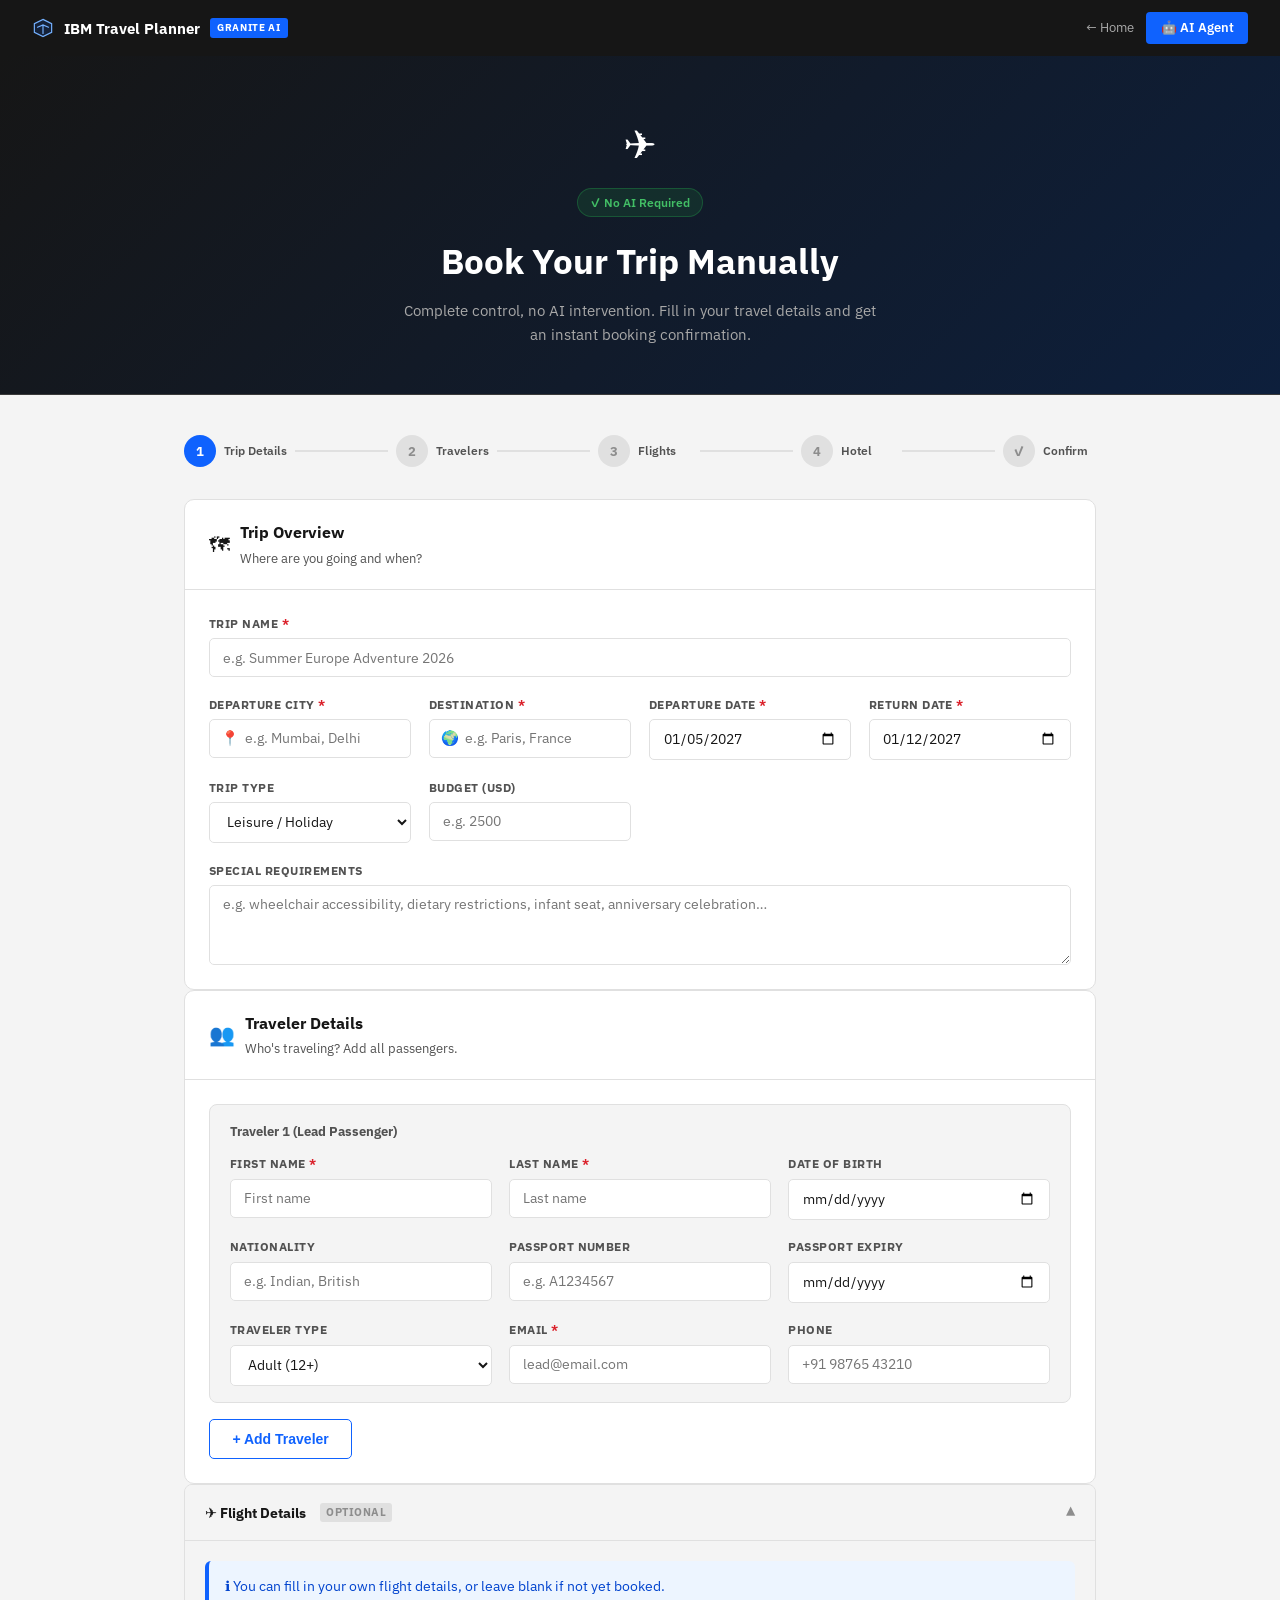
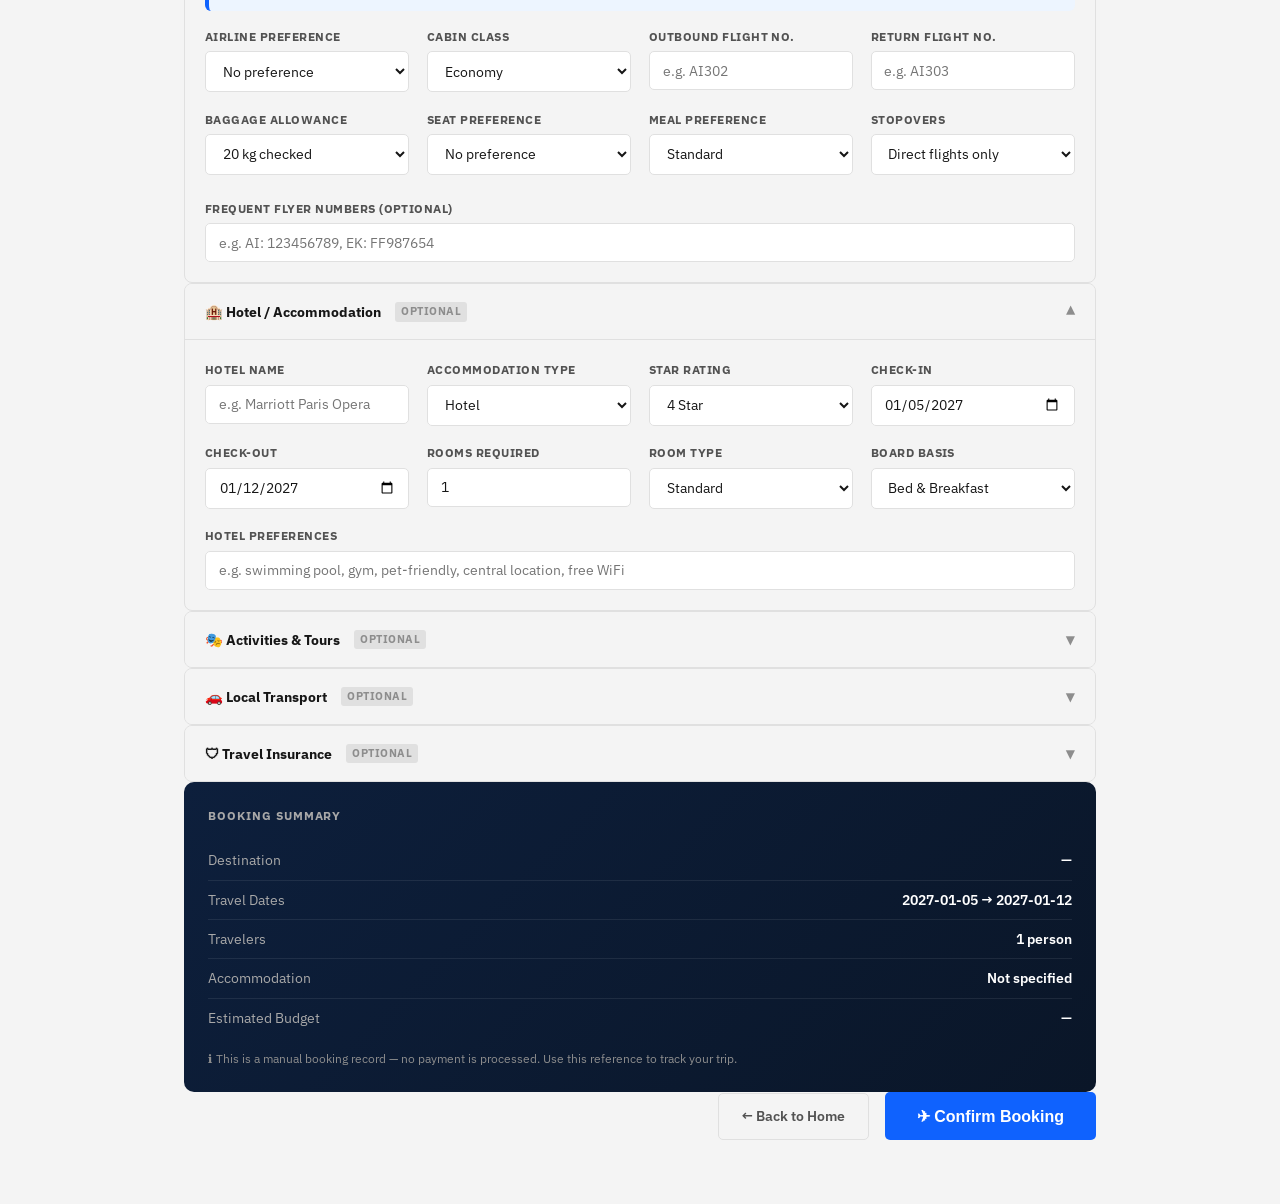
<file: templates/book.html>
<!DOCTYPE html>
<html lang="en">
<head>
  <meta charset="UTF-8" />
  <meta name="viewport" content="width=device-width, initial-scale=1.0" />
  <title>Book a Trip — {{ app_name }}</title>
  <link rel="preconnect" href="https://fonts.googleapis.com">
  <link href="https://fonts.googleapis.com/css2?family=IBM+Plex+Sans:wght@300;400;500;600;700&family=IBM+Plex+Mono:wght@400;600&display=swap" rel="stylesheet">
  <style>
    *, *::before, *::after { box-sizing: border-box; margin: 0; padding: 0; }
    :root {
      --blue: #0f62fe; --blue-dark: #0043ce;
      --teal: #009d9a; --green: #24a148; --red: #da1e28; --yellow: #f1c21b;
      --dark: #161616; --dark-2: #262626; --dark-3: #393939;
      --gray-10: #f4f4f4; --gray-20: #e0e0e0; --gray-60: #8d8d8d; --gray-70: #525252;
      --white: #fff;
    }
    html { scroll-behavior: smooth; }
    body { font-family: 'IBM Plex Sans', system-ui, sans-serif; background: var(--gray-10); color: var(--dark); line-height: 1.6; min-height: 100vh; }

    /* ── NAV ── */
    .nav { background: var(--dark); height: 56px; display: flex; align-items: center; justify-content: space-between; padding: 0 2rem; position: sticky; top: 0; z-index: 100; }
    .nav-brand { display: flex; align-items: center; gap: 10px; color: white; text-decoration: none; font-weight: 700; font-size: 0.95rem; }
    .nav-pill { background: var(--blue); color: white; font-size: 0.6rem; font-weight: 800; padding: 2px 7px; border-radius: 3px; letter-spacing: 0.07em; text-transform: uppercase; }
    .nav-right { display: flex; align-items: center; gap: 0.75rem; }
    .nav-right a { color: #a8a8a8; text-decoration: none; font-size: 0.8rem; transition: color 0.15s; }
    .nav-right a:hover { color: white; }
    .nav-right .nav-app { background: var(--blue); color: white !important; padding: 0.35rem 0.9rem; border-radius: 4px; font-weight: 600; }
    .nav-right .nav-app:hover { background: var(--blue-dark); }

    /* ── PAGE HEADER ── */
    .page-hero {
      background: linear-gradient(135deg, var(--dark) 0%, #0d1f3c 100%);
      padding: 3.5rem 2rem 3rem; text-align: center; color: white;
      border-bottom: 1px solid var(--dark-3);
    }
    .page-hero-icon { font-size: 2.5rem; margin-bottom: 0.75rem; }
    .page-hero h1 { font-size: clamp(1.6rem, 3vw, 2.2rem); font-weight: 700; margin-bottom: 0.5rem; }
    .page-hero p { font-size: 0.95rem; color: #a8a8a8; max-width: 480px; margin: 0 auto; }
    .no-ai-badge {
      display: inline-flex; align-items: center; gap: 6px;
      background: rgba(36,161,72,0.15); border: 1px solid rgba(36,161,72,0.35);
      color: #42be65; padding: 4px 12px; border-radius: 20px;
      font-size: 0.75rem; font-weight: 600; margin-bottom: 1rem;
    }

    /* ── LAYOUT ── */
    .booking-layout { max-width: 960px; margin: 0 auto; padding: 2.5rem 1.5rem 4rem; display: flex; flex-direction: column; gap: 1.5rem; }

    /* ── STEP INDICATOR ── */
    .steps { display: flex; align-items: center; gap: 0; margin-bottom: 0.5rem; }
    .step-item { display: flex; align-items: center; gap: 8px; flex: 1; }
    .step-circle { width: 32px; height: 32px; border-radius: 50%; display: flex; align-items: center; justify-content: center; font-size: 0.82rem; font-weight: 700; flex-shrink: 0; transition: all 0.3s; }
    .step-circle.active { background: var(--blue); color: white; }
    .step-circle.done { background: var(--green); color: white; }
    .step-circle.inactive { background: var(--gray-20); color: var(--gray-60); }
    .step-label { font-size: 0.78rem; font-weight: 600; color: var(--gray-70); white-space: nowrap; }
    .step-line { height: 2px; flex: 1; background: var(--gray-20); margin: 0 8px; }
    .step-line.done { background: var(--green); }
    @media (max-width: 600px) { .step-label { display: none; } }

    /* ── CARD ── */
    .form-card { background: white; border-radius: 10px; border: 1px solid var(--gray-20); overflow: hidden; }
    .form-card-header { padding: 1.25rem 1.5rem; border-bottom: 1px solid var(--gray-20); display: flex; align-items: center; gap: 10px; }
    .form-card-header .icon { font-size: 1.3rem; }
    .form-card-header h2 { font-size: 1rem; font-weight: 700; }
    .form-card-header p { font-size: 0.82rem; color: var(--gray-70); margin-top: 2px; }
    .form-card-body { padding: 1.5rem; }

    /* ── FORM ELEMENTS ── */
    .fgrid { display: grid; grid-template-columns: repeat(auto-fill, minmax(200px, 1fr)); gap: 1.1rem; }
    .fgrid-2 { display: grid; grid-template-columns: 1fr 1fr; gap: 1.1rem; }
    @media (max-width: 600px) { .fgrid-2 { grid-template-columns: 1fr; } }
    .fg { display: flex; flex-direction: column; gap: 5px; }
    .fg.full { grid-column: 1 / -1; }
    label { font-size: 0.75rem; font-weight: 700; color: var(--gray-70); text-transform: uppercase; letter-spacing: 0.04em; }
    .req { color: var(--red); }
    input, select, textarea {
      border: 1px solid var(--gray-20); border-radius: 5px; padding: 0.6rem 0.8rem;
      font-size: 0.875rem; font-family: inherit; background: white; color: var(--dark);
      transition: border-color 0.15s, box-shadow 0.15s; width: 100%;
    }
    input:focus, select:focus, textarea:focus { outline: none; border-color: var(--blue); box-shadow: 0 0 0 3px rgba(15,98,254,0.12); }
    textarea { resize: vertical; min-height: 80px; }
    .input-icon-wrap { position: relative; }
    .input-icon-wrap .icon { position: absolute; left: 0.75rem; top: 50%; transform: translateY(-50%); font-size: 0.9rem; pointer-events: none; }
    .input-icon-wrap input { padding-left: 2.2rem; }

    /* ── TRAVELER ROW ── */
    .traveler-list { display: flex; flex-direction: column; gap: 1rem; }
    .traveler-row {
      background: var(--gray-10); border-radius: 8px; padding: 1rem 1.25rem;
      border: 1px solid var(--gray-20); position: relative;
    }
    .traveler-row-header { display: flex; align-items: center; justify-content: space-between; margin-bottom: 0.75rem; }
    .traveler-row-title { font-size: 0.82rem; font-weight: 700; color: var(--gray-70); }
    .btn-remove-traveler { background: none; border: none; color: var(--red); cursor: pointer; font-size: 0.8rem; font-weight: 600; padding: 2px 6px; border-radius: 3px; }
    .btn-remove-traveler:hover { background: rgba(218,30,40,0.08); }

    /* ── TOGGLE SECTIONS ── */
    .section-toggle {
      border: 1px solid var(--gray-20); border-radius: 8px; overflow: hidden;
    }
    .section-toggle-header {
      display: flex; align-items: center; justify-content: space-between;
      padding: 1rem 1.25rem; cursor: pointer; background: var(--gray-10);
      transition: background 0.15s;
    }
    .section-toggle-header:hover { background: var(--gray-20); }
    .section-toggle-header h3 { font-size: 0.9rem; font-weight: 700; display: flex; align-items: center; gap: 8px; }
    .toggle-chevron { transition: transform 0.25s; font-size: 0.75rem; color: var(--gray-60); }
    .section-toggle.open .toggle-chevron { transform: rotate(180deg); }
    .section-toggle-body { display: none; padding: 1.25rem; border-top: 1px solid var(--gray-20); }
    .section-toggle.open .section-toggle-body { display: block; }

    /* ── OPTIONAL BADGE ── */
    .opt-badge { font-size: 0.68rem; font-weight: 700; text-transform: uppercase; letter-spacing: 0.05em; color: var(--gray-60); background: var(--gray-20); padding: 1px 6px; border-radius: 3px; margin-left: 6px; }

    /* ── PRICE SUMMARY ── */
    .price-summary { background: linear-gradient(135deg, #0d1f3c, #0a1628); border-radius: 10px; padding: 1.5rem; color: white; }
    .price-row { display: flex; justify-content: space-between; align-items: center; padding: 0.5rem 0; border-bottom: 1px solid rgba(255,255,255,0.08); font-size: 0.875rem; }
    .price-row:last-of-type { border-bottom: none; }
    .price-row .label { color: #a8a8a8; }
    .price-row .value { font-weight: 600; }
    .price-total { display: flex; justify-content: space-between; align-items: center; padding-top: 1rem; margin-top: 0.5rem; border-top: 2px solid rgba(255,255,255,0.15); }
    .price-total .label { font-size: 0.9rem; font-weight: 700; }
    .price-total .value { font-size: 1.4rem; font-weight: 800; color: #74b1ff; }
    .price-note { font-size: 0.75rem; color: #8d8d8d; margin-top: 0.75rem; }

    /* ── BUTTONS ── */
    .btn { display: inline-flex; align-items: center; gap: 8px; padding: 0.7rem 1.4rem; border-radius: 5px; font-size: 0.875rem; font-weight: 600; cursor: pointer; border: none; transition: all 0.15s; text-decoration: none; }
    .btn-primary { background: var(--blue); color: white; }
    .btn-primary:hover { background: var(--blue-dark); }
    .btn-primary:disabled { background: var(--gray-60); cursor: not-allowed; }
    .btn-secondary { background: transparent; color: var(--blue); border: 1px solid var(--blue); }
    .btn-secondary:hover { background: rgba(15,98,254,0.07); }
    .btn-ghost { background: transparent; color: var(--gray-70); border: 1px solid var(--gray-20); }
    .btn-ghost:hover { background: var(--gray-10); }
    .btn-lg { padding: 0.9rem 2rem; font-size: 1rem; }
    .btn-full { width: 100%; justify-content: center; }

    /* ── ALERT ── */
    .alert { border-radius: 6px; padding: 0.85rem 1rem; font-size: 0.875rem; display: flex; gap: 10px; align-items: flex-start; }
    .alert-info { background: #edf5ff; color: #0043ce; border-left: 4px solid var(--blue); }
    .alert-success { background: #defbe6; color: #0e6027; border-left: 4px solid var(--green); }
    .alert-warning { background: #fff8e1; color: #6f4e00; border-left: 4px solid var(--yellow); }

    /* ── CONFIRMATION ── */
    #confirmation { display: none; text-align: center; padding: 3rem 2rem; }
    #confirmation.visible { display: block; }
    .confirm-check { font-size: 4rem; margin-bottom: 1rem; }
    #confirmation h2 { font-size: 1.6rem; font-weight: 700; margin-bottom: 0.5rem; }
    #confirmation p { color: var(--gray-70); max-width: 480px; margin: 0 auto 1.5rem; }
    .confirm-ref { font-family: 'IBM Plex Mono', monospace; background: var(--gray-10); border: 1px solid var(--gray-20); border-radius: 6px; padding: 0.75rem 1.5rem; display: inline-block; font-size: 1rem; font-weight: 600; color: var(--blue); margin-bottom: 2rem; }

    /* ── FORM SECTION ── */
    #booking-form-section { display: block; }
    #booking-form-section.hidden { display: none; }
  </style>
</head>
<body>

<!-- ── NAV ── -->
<nav class="nav">
  <a href="/" class="nav-brand">
    <svg width="22" height="22" viewBox="0 0 28 28" fill="none"><path d="M14 3L25 8.5V19.5L14 25L3 19.5V8.5L14 3Z" stroke="#74b1ff" stroke-width="1.5" fill="rgba(15,98,254,0.15)"/><path d="M7 13L14 10L21 13M14 10V21" stroke="#74b1ff" stroke-width="1.5" stroke-linecap="round"/></svg>
    IBM Travel Planner
    <span class="nav-pill">Granite AI</span>
  </a>
  <div class="nav-right">
    <a href="/">← Home</a>
    <a href="/app" class="nav-app">🤖 AI Agent</a>
  </div>
</nav>

<!-- ── PAGE HEADER ── -->
<div class="page-hero">
  <div class="page-hero-icon">✈</div>
  <div class="no-ai-badge">✓ No AI Required</div>
  <h1>Book Your Trip Manually</h1>
  <p>Complete control, no AI intervention. Fill in your travel details and get an instant booking confirmation.</p>
</div>

<!-- ── MAIN ── -->
<div class="booking-layout">

  <!-- Steps indicator -->
  <div class="steps">
    <div class="step-item">
      <div class="step-circle active" id="step-1-circle">1</div>
      <span class="step-label">Trip Details</span>
    </div>
    <div class="step-line" id="line-1"></div>
    <div class="step-item">
      <div class="step-circle inactive" id="step-2-circle">2</div>
      <span class="step-label">Travelers</span>
    </div>
    <div class="step-line" id="line-2"></div>
    <div class="step-item">
      <div class="step-circle inactive" id="step-3-circle">3</div>
      <span class="step-label">Flights</span>
    </div>
    <div class="step-line" id="line-3"></div>
    <div class="step-item">
      <div class="step-circle inactive" id="step-4-circle">4</div>
      <span class="step-label">Hotel</span>
    </div>
    <div class="step-line" id="line-4"></div>
    <div class="step-item">
      <div class="step-circle inactive" id="step-5-circle">✓</div>
      <span class="step-label">Confirm</span>
    </div>
  </div>

  <!-- Form section -->
  <div id="booking-form-section">

    <!-- 1. Trip Overview -->
    <div class="form-card" id="section-trip">
      <div class="form-card-header">
        <span class="icon">🗺</span>
        <div>
          <h2>Trip Overview</h2>
          <p>Where are you going and when?</p>
        </div>
      </div>
      <div class="form-card-body">
        <div class="fgrid">
          <div class="fg full">
            <label>Trip Name <span class="req">*</span></label>
            <input id="b-tripname" type="text" placeholder="e.g. Summer Europe Adventure 2026" />
          </div>
          <div class="fg">
            <label>Departure City <span class="req">*</span></label>
            <div class="input-icon-wrap">
              <span class="icon">📍</span>
              <input id="b-from" type="text" placeholder="e.g. Mumbai, Delhi" />
            </div>
          </div>
          <div class="fg">
            <label>Destination <span class="req">*</span></label>
            <div class="input-icon-wrap">
              <span class="icon">🌍</span>
              <input id="b-destination" type="text" placeholder="e.g. Paris, France" />
            </div>
          </div>
          <div class="fg">
            <label>Departure Date <span class="req">*</span></label>
            <input id="b-depart" type="date" />
          </div>
          <div class="fg">
            <label>Return Date <span class="req">*</span></label>
            <input id="b-return" type="date" />
          </div>
          <div class="fg">
            <label>Trip Type</label>
            <select id="b-triptype">
              <option value="leisure">Leisure / Holiday</option>
              <option value="business">Business Travel</option>
              <option value="family">Family Trip</option>
              <option value="honeymoon">Honeymoon</option>
              <option value="adventure">Adventure / Backpacking</option>
              <option value="group">Group Tour</option>
            </select>
          </div>
          <div class="fg">
            <label>Budget (USD)</label>
            <input id="b-budget" type="number" placeholder="e.g. 2500" min="0" />
          </div>
          <div class="fg full">
            <label>Special Requirements</label>
            <textarea id="b-notes" placeholder="e.g. wheelchair accessibility, dietary restrictions, infant seat, anniversary celebration…"></textarea>
          </div>
        </div>
      </div>
    </div>

    <!-- 2. Travelers -->
    <div class="form-card" id="section-travelers">
      <div class="form-card-header">
        <span class="icon">👥</span>
        <div>
          <h2>Traveler Details</h2>
          <p>Who's traveling? Add all passengers.</p>
        </div>
      </div>
      <div class="form-card-body">
        <div id="traveler-list" class="traveler-list"></div>
        <div style="margin-top:1rem;">
          <button class="btn btn-secondary" onclick="addTraveler()">+ Add Traveler</button>
        </div>
      </div>
    </div>

    <!-- 3. Flight Details (optional toggle) -->
    <div class="section-toggle open" id="section-flight">
      <div class="section-toggle-header" onclick="toggleSection('flight')">
        <h3>✈ Flight Details <span class="opt-badge">Optional</span></h3>
        <span class="toggle-chevron">▼</span>
      </div>
      <div class="section-toggle-body">
        <div class="alert alert-info" style="margin-bottom:1rem;">
          ℹ You can fill in your own flight details, or leave blank if not yet booked.
        </div>
        <div class="fgrid" style="margin-bottom:1.5rem;">
          <div class="fg">
            <label>Airline Preference</label>
            <select id="b-airline-pref">
              <option value="">No preference</option>
              <option>Air India</option>
              <option>IndiGo</option>
              <option>Emirates</option>
              <option>Qatar Airways</option>
              <option>British Airways</option>
              <option>Singapore Airlines</option>
              <option>Lufthansa</option>
              <option>Air France</option>
              <option>American Airlines</option>
              <option>Other</option>
            </select>
          </div>
          <div class="fg">
            <label>Cabin Class</label>
            <select id="b-cabin">
              <option value="economy">Economy</option>
              <option value="premium_economy">Premium Economy</option>
              <option value="business">Business Class</option>
              <option value="first">First Class</option>
            </select>
          </div>
          <div class="fg">
            <label>Outbound Flight No.</label>
            <input id="b-flight-out" type="text" placeholder="e.g. AI302" />
          </div>
          <div class="fg">
            <label>Return Flight No.</label>
            <input id="b-flight-ret" type="text" placeholder="e.g. AI303" />
          </div>
          <div class="fg">
            <label>Baggage Allowance</label>
            <select id="b-baggage">
              <option value="cabin_only">Cabin only (7 kg)</option>
              <option value="15kg">15 kg checked</option>
              <option value="20kg" selected>20 kg checked</option>
              <option value="25kg">25 kg checked</option>
              <option value="30kg">30 kg checked</option>
            </select>
          </div>
          <div class="fg">
            <label>Seat Preference</label>
            <select id="b-seat">
              <option value="">No preference</option>
              <option value="window">Window</option>
              <option value="aisle">Aisle</option>
              <option value="extra_legroom">Extra Legroom</option>
              <option value="front">Front of Plane</option>
            </select>
          </div>
          <div class="fg">
            <label>Meal Preference</label>
            <select id="b-meal">
              <option value="standard">Standard</option>
              <option value="vegetarian">Vegetarian</option>
              <option value="vegan">Vegan</option>
              <option value="halal">Halal</option>
              <option value="kosher">Kosher</option>
              <option value="gluten_free">Gluten Free</option>
              <option value="child">Child Meal</option>
            </select>
          </div>
          <div class="fg">
            <label>Stopovers</label>
            <select id="b-stopover">
              <option value="direct">Direct flights only</option>
              <option value="max_1">Maximum 1 stopover</option>
              <option value="any">Any — cheapest option</option>
            </select>
          </div>
        </div>
        <div class="fg full">
          <label>Frequent Flyer Numbers (optional)</label>
          <input id="b-ffn" type="text" placeholder="e.g. AI: 123456789, EK: FF987654" />
        </div>
      </div>
    </div>

    <!-- 4. Hotel Details (optional toggle) -->
    <div class="section-toggle open" id="section-hotel">
      <div class="section-toggle-header" onclick="toggleSection('hotel')">
        <h3>🏨 Hotel / Accommodation <span class="opt-badge">Optional</span></h3>
        <span class="toggle-chevron">▼</span>
      </div>
      <div class="section-toggle-body">
        <div class="fgrid">
          <div class="fg">
            <label>Hotel Name</label>
            <input id="b-hotel-name" type="text" placeholder="e.g. Marriott Paris Opera" />
          </div>
          <div class="fg">
            <label>Accommodation Type</label>
            <select id="b-hotel-type">
              <option value="hotel">Hotel</option>
              <option value="boutique">Boutique Hotel</option>
              <option value="resort">Resort</option>
              <option value="hostel">Hostel</option>
              <option value="airbnb">Airbnb / Apartment</option>
              <option value="villa">Villa / Bungalow</option>
              <option value="guesthouse">Guesthouse / B&B</option>
            </select>
          </div>
          <div class="fg">
            <label>Star Rating</label>
            <select id="b-hotel-stars">
              <option value="">Any</option>
              <option value="3">3 Star</option>
              <option value="4" selected>4 Star</option>
              <option value="5">5 Star</option>
            </select>
          </div>
          <div class="fg">
            <label>Check-in</label>
            <input id="b-checkin" type="date" />
          </div>
          <div class="fg">
            <label>Check-out</label>
            <input id="b-checkout" type="date" />
          </div>
          <div class="fg">
            <label>Rooms Required</label>
            <input id="b-rooms" type="number" value="1" min="1" max="10" />
          </div>
          <div class="fg">
            <label>Room Type</label>
            <select id="b-roomtype">
              <option value="standard">Standard</option>
              <option value="deluxe">Deluxe</option>
              <option value="suite">Suite</option>
              <option value="twin">Twin Bed</option>
              <option value="double">Double Bed</option>
              <option value="family">Family Room</option>
            </select>
          </div>
          <div class="fg">
            <label>Board Basis</label>
            <select id="b-board">
              <option value="room_only">Room Only</option>
              <option value="bb" selected>Bed & Breakfast</option>
              <option value="half_board">Half Board</option>
              <option value="full_board">Full Board</option>
              <option value="all_inclusive">All Inclusive</option>
            </select>
          </div>
          <div class="fg full">
            <label>Hotel Preferences</label>
            <input id="b-hotel-prefs" type="text" placeholder="e.g. swimming pool, gym, pet-friendly, central location, free WiFi" />
          </div>
        </div>
      </div>
    </div>

    <!-- 5. Activities -->
    <div class="section-toggle" id="section-activities">
      <div class="section-toggle-header" onclick="toggleSection('activities')">
        <h3>🎭 Activities & Tours <span class="opt-badge">Optional</span></h3>
        <span class="toggle-chevron">▼</span>
      </div>
      <div class="section-toggle-body">
        <div id="activities-list" class="traveler-list"></div>
        <div style="margin-top:1rem;">
          <button class="btn btn-secondary" onclick="addActivity()">+ Add Activity</button>
        </div>
      </div>
    </div>

    <!-- 6. Transport at Destination -->
    <div class="section-toggle" id="section-localtransport">
      <div class="section-toggle-header" onclick="toggleSection('localtransport')">
        <h3>🚗 Local Transport <span class="opt-badge">Optional</span></h3>
        <span class="toggle-chevron">▼</span>
      </div>
      <div class="section-toggle-body">
        <div class="fgrid">
          <div class="fg">
            <label>Transport Type</label>
            <select id="b-local-type">
              <option value="none">Not required</option>
              <option value="rental_car">Rental Car</option>
              <option value="taxi_app">Taxi / Ride App</option>
              <option value="private_transfer">Private Transfer</option>
              <option value="coach">Tour Coach</option>
              <option value="public">Public Transport Pass</option>
            </select>
          </div>
          <div class="fg">
            <label>Driver / Guide</label>
            <select id="b-guide">
              <option value="none">Not required</option>
              <option value="guide_only">Local Guide</option>
              <option value="driver_guide">Driver + Guide</option>
              <option value="driver_only">Driver Only</option>
            </select>
          </div>
          <div class="fg">
            <label>Airport Transfer</label>
            <select id="b-transfer">
              <option value="none">Not required</option>
              <option value="arrival">Arrival only</option>
              <option value="departure">Departure only</option>
              <option value="both" selected>Both ways</option>
            </select>
          </div>
        </div>
      </div>
    </div>

    <!-- 7. Travel Insurance -->
    <div class="section-toggle" id="section-insurance">
      <div class="section-toggle-header" onclick="toggleSection('insurance')">
        <h3>🛡 Travel Insurance <span class="opt-badge">Optional</span></h3>
        <span class="toggle-chevron">▼</span>
      </div>
      <div class="section-toggle-body">
        <div class="fgrid">
          <div class="fg">
            <label>Insurance Type</label>
            <select id="b-insurance">
              <option value="none">No insurance</option>
              <option value="basic">Basic (Medical + Cancellation)</option>
              <option value="comprehensive" selected>Comprehensive</option>
              <option value="adventure">Adventure Sports Cover</option>
              <option value="existing">I have my own policy</option>
            </select>
          </div>
          <div class="fg">
            <label>Policy Reference</label>
            <input id="b-policy-ref" type="text" placeholder="If you have an existing policy" />
          </div>
        </div>
      </div>
    </div>

    <!-- Budget Summary -->
    <div class="price-summary">
      <div style="font-size:0.75rem;text-transform:uppercase;letter-spacing:0.08em;color:#a8a8a8;margin-bottom:1rem;font-weight:700;">Booking Summary</div>
      <div class="price-row"><span class="label">Destination</span><span class="value" id="sum-destination">—</span></div>
      <div class="price-row"><span class="label">Travel Dates</span><span class="value" id="sum-dates">—</span></div>
      <div class="price-row"><span class="label">Travelers</span><span class="value" id="sum-travelers">1 person</span></div>
      <div class="price-row"><span class="label">Accommodation</span><span class="value" id="sum-hotel">Not specified</span></div>
      <div class="price-row"><span class="label">Estimated Budget</span><span class="value" id="sum-budget">—</span></div>
      <p class="price-note">ℹ This is a manual booking record — no payment is processed. Use this reference to track your trip.</p>
    </div>

    <!-- Submit -->
    <div style="display:flex; gap:1rem; flex-wrap:wrap; justify-content:flex-end; align-items:center;">
      <a href="/" class="btn btn-ghost">← Back to Home</a>
      <button class="btn btn-primary btn-lg" onclick="submitBooking()" id="submit-btn">
        ✈ Confirm Booking
      </button>
    </div>

  </div><!-- end booking-form-section -->

  <!-- Confirmation -->
  <div id="confirmation">
    <div class="confirm-check">✅</div>
    <h2>Booking Confirmed!</h2>
    <p>Your trip has been saved. Here's your booking reference number:</p>
    <div class="confirm-ref" id="confirm-ref-number">TRV-XXXXXX</div>
    <div id="confirm-summary" style="max-width:500px;margin:0 auto 2rem;text-align:left;"></div>
    <div style="display:flex;gap:1rem;justify-content:center;flex-wrap:wrap;">
      <a href="/app#bookings" class="btn btn-primary">📁 View All Bookings</a>
      <button class="btn btn-secondary" onclick="printConfirmation()">🖨 Print Confirmation</button>
      <a href="/" class="btn btn-ghost">← Home</a>
    </div>
  </div>

</div><!-- end booking-layout -->

<script>
  // ── State ──
  let travelerCount = 0;
  let activityCount = 0;

  // ── Traveler Management ──
  function addTraveler() {
    travelerCount++;
    const list = document.getElementById('traveler-list');
    const isFirst = travelerCount === 1;
    const div = document.createElement('div');
    div.className = 'traveler-row';
    div.id = 'traveler-' + travelerCount;
    div.innerHTML = `
      <div class="traveler-row-header">
        <span class="traveler-row-title">Traveler ${travelerCount}${isFirst ? ' (Lead Passenger)' : ''}</span>
        ${!isFirst ? `<button class="btn-remove-traveler" onclick="removeTraveler(${travelerCount})">✕ Remove</button>` : ''}
      </div>
      <div class="fgrid">
        <div class="fg"><label>First Name <span class="req">*</span></label><input id="t${travelerCount}-first" type="text" placeholder="First name" /></div>
        <div class="fg"><label>Last Name <span class="req">*</span></label><input id="t${travelerCount}-last" type="text" placeholder="Last name" /></div>
        <div class="fg"><label>Date of Birth</label><input id="t${travelerCount}-dob" type="date" /></div>
        <div class="fg"><label>Nationality</label><input id="t${travelerCount}-nationality" type="text" placeholder="e.g. Indian, British" /></div>
        <div class="fg"><label>Passport Number</label><input id="t${travelerCount}-passport" type="text" placeholder="e.g. A1234567" /></div>
        <div class="fg"><label>Passport Expiry</label><input id="t${travelerCount}-passport-expiry" type="date" /></div>
        <div class="fg"><label>Traveler Type</label>
          <select id="t${travelerCount}-type">
            <option value="adult">Adult (12+)</option>
            <option value="child">Child (2–11)</option>
            <option value="infant">Infant (under 2)</option>
            <option value="senior">Senior (60+)</option>
          </select>
        </div>
        ${isFirst ? `<div class="fg"><label>Email <span class="req">*</span></label><input id="t${travelerCount}-email" type="email" placeholder="lead@email.com" /></div>
        <div class="fg"><label>Phone</label><input id="t${travelerCount}-phone" type="tel" placeholder="+91 98765 43210" /></div>` : ''}
      </div>
    `;
    list.appendChild(div);
    updateSummary();
  }

  function removeTraveler(n) {
    const el = document.getElementById('traveler-' + n);
    if (el) el.remove();
    updateSummary();
  }

  // ── Activity Management ──
  function addActivity() {
    activityCount++;
    const list = document.getElementById('activities-list');
    const div = document.createElement('div');
    div.className = 'traveler-row';
    div.id = 'activity-' + activityCount;
    div.innerHTML = `
      <div class="traveler-row-header">
        <span class="traveler-row-title">Activity ${activityCount}</span>
        <button class="btn-remove-traveler" onclick="removeActivity(${activityCount})">✕ Remove</button>
      </div>
      <div class="fgrid">
        <div class="fg"><label>Activity Name</label><input id="act${activityCount}-name" type="text" placeholder="e.g. Eiffel Tower Tour" /></div>
        <div class="fg"><label>Date</label><input id="act${activityCount}-date" type="date" /></div>
        <div class="fg"><label>Duration</label><input id="act${activityCount}-duration" type="text" placeholder="e.g. 3 hours, Full day" /></div>
        <div class="fg"><label>Cost (USD)</label><input id="act${activityCount}-cost" type="number" placeholder="0" min="0" /></div>
        <div class="fg full"><label>Notes</label><input id="act${activityCount}-notes" type="text" placeholder="e.g. Book in advance, meet at entrance gate" /></div>
      </div>
    `;
    list.appendChild(div);
  }

  function removeActivity(n) {
    const el = document.getElementById('activity-' + n);
    if (el) el.remove();
  }

  // ── Section toggle ──
  function toggleSection(id) {
    const el = document.getElementById('section-' + id);
    el.classList.toggle('open');
  }

  // ── Live summary update ──
  function updateSummary() {
    const dest = document.getElementById('b-destination').value || '—';
    const depart = document.getElementById('b-depart').value;
    const ret = document.getElementById('b-return').value;
    const budget = document.getElementById('b-budget').value;
    const hotelName = document.getElementById('b-hotel-name').value;
    const rows = document.querySelectorAll('.traveler-row').length;

    document.getElementById('sum-destination').textContent = dest;
    document.getElementById('sum-dates').textContent = (depart && ret) ? `${depart} → ${ret}` : '—';
    document.getElementById('sum-travelers').textContent = rows + (rows === 1 ? ' person' : ' people');
    document.getElementById('sum-hotel').textContent = hotelName || 'Not specified';
    document.getElementById('sum-budget').textContent = budget ? '$' + Number(budget).toLocaleString() : '—';
  }

  // Wire live updates
  ['b-destination','b-depart','b-return','b-budget','b-hotel-name'].forEach(id => {
    const el = document.getElementById(id);
    if (el) el.addEventListener('input', updateSummary);
  });

  // ── Validation ──
  function validate() {
    const required = [
      { id: 'b-tripname', label: 'Trip Name' },
      { id: 'b-from', label: 'Departure City' },
      { id: 'b-destination', label: 'Destination' },
      { id: 'b-depart', label: 'Departure Date' },
      { id: 'b-return', label: 'Return Date' },
    ];
    for (const f of required) {
      const el = document.getElementById(f.id);
      if (!el || !el.value.trim()) {
        alert(`Please fill in: ${f.label}`);
        el && el.focus();
        return false;
      }
    }
    if (!document.getElementById('t1-first')) {
      alert('Please add at least one traveler.');
      return false;
    }
    if (!document.getElementById('t1-first').value.trim() || !document.getElementById('t1-last').value.trim()) {
      alert('Please fill in the lead traveler\'s name.');
      document.getElementById('t1-first').focus();
      return false;
    }
    const depart = new Date(document.getElementById('b-depart').value);
    const ret = new Date(document.getElementById('b-return').value);
    if (ret <= depart) {
      alert('Return date must be after departure date.');
      return false;
    }
    return true;
  }

  // ── Submit ──
  async function submitBooking() {
    if (!validate()) return;
    const btn = document.getElementById('submit-btn');
    btn.disabled = true;
    btn.textContent = '⏳ Saving Booking…';

    const firstName = document.getElementById('t1-first')?.value || '';
    const lastName = document.getElementById('t1-last')?.value || '';
    const email = document.getElementById('t1-email')?.value || '';
    const phone = document.getElementById('t1-phone')?.value || '';

    const payload = {
      trip_name: document.getElementById('b-tripname').value.trim(),
      destination: document.getElementById('b-destination').value.trim(),
      start_date: document.getElementById('b-depart').value,
      end_date: document.getElementById('b-return').value,
      traveler_name: `${firstName} ${lastName}`.trim(),
      booking_type: document.getElementById('b-triptype').value,
      details: {
        departure_from: document.getElementById('b-from').value,
        budget_usd: document.getElementById('b-budget').value,
        notes: document.getElementById('b-notes').value,
        flight: {
          airline_pref: document.getElementById('b-airline-pref').value,
          cabin: document.getElementById('b-cabin').value,
          flight_out: document.getElementById('b-flight-out').value,
          flight_ret: document.getElementById('b-flight-ret').value,
          baggage: document.getElementById('b-baggage').value,
          seat: document.getElementById('b-seat').value,
          meal: document.getElementById('b-meal').value,
        },
        hotel: {
          name: document.getElementById('b-hotel-name').value,
          type: document.getElementById('b-hotel-type').value,
          stars: document.getElementById('b-hotel-stars').value,
          checkin: document.getElementById('b-checkin').value,
          checkout: document.getElementById('b-checkout').value,
          rooms: document.getElementById('b-rooms').value,
          room_type: document.getElementById('b-roomtype').value,
          board: document.getElementById('b-board').value,
          preferences: document.getElementById('b-hotel-prefs').value,
        },
        insurance: document.getElementById('b-insurance').value,
        contact: { email, phone },
        travelers_count: document.querySelectorAll('.traveler-row').length,
      }
    };

    try {
      const resp = await fetch('/api/bookings', {
        method: 'POST',
        headers: { 'Content-Type': 'application/json' },
        body: JSON.stringify(payload)
      });
      if (!resp.ok) throw new Error('Server error ' + resp.status);
      const data = await resp.json();

      // Show confirmation
      document.getElementById('booking-form-section').classList.add('hidden');
      const conf = document.getElementById('confirmation');
      conf.classList.add('visible');
      conf.style.display = 'block';

      const refNum = 'TRV-' + (data.booking_id || Date.now().toString().slice(-6)).toString().toUpperCase();
      document.getElementById('confirm-ref-number').textContent = refNum;

      const nights = Math.round((new Date(payload.end_date) - new Date(payload.start_date)) / 86400000);
      document.getElementById('confirm-summary').innerHTML = `
        <div style="background:var(--gray-10);border:1px solid var(--gray-20);border-radius:8px;padding:1.25rem;font-size:0.875rem;">
          <div style="display:flex;justify-content:space-between;padding:0.4rem 0;border-bottom:1px solid var(--gray-20);"><span style="color:var(--gray-70)">Trip</span><strong>${payload.trip_name}</strong></div>
          <div style="display:flex;justify-content:space-between;padding:0.4rem 0;border-bottom:1px solid var(--gray-20);"><span style="color:var(--gray-70)">Destination</span><strong>${payload.destination}</strong></div>
          <div style="display:flex;justify-content:space-between;padding:0.4rem 0;border-bottom:1px solid var(--gray-20);"><span style="color:var(--gray-70)">Dates</span><strong>${payload.start_date} → ${payload.end_date} (${nights} nights)</strong></div>
          <div style="display:flex;justify-content:space-between;padding:0.4rem 0;border-bottom:1px solid var(--gray-20);"><span style="color:var(--gray-70)">Lead Traveler</span><strong>${payload.traveler_name}</strong></div>
          <div style="display:flex;justify-content:space-between;padding:0.4rem 0;"><span style="color:var(--gray-70)">Travelers</span><strong>${payload.details.travelers_count}</strong></div>
        </div>
      `;

      // Update step indicators
      ['1','2','3','4'].forEach(n => {
        document.getElementById('step-' + n + '-circle').className = 'step-circle done';
        document.getElementById('line-' + n)?.classList.add('done');
      });
      document.getElementById('step-5-circle').className = 'step-circle active';

    } catch (err) {
      btn.disabled = false;
      btn.textContent = '✈ Confirm Booking';
      alert('Failed to save booking: ' + err.message);
    }
  }

  function printConfirmation() {
    window.print();
  }

  // ── Init ──
  document.addEventListener('DOMContentLoaded', () => {
    addTraveler(); // Start with 1 traveler
    // Set default dates
    const today = new Date();
    const nextMonth = new Date(today);
    nextMonth.setMonth(nextMonth.getMonth() + 1);
    const twoWeeks = new Date(nextMonth);
    twoWeeks.setDate(twoWeeks.getDate() + 7);
    document.getElementById('b-depart').value = nextMonth.toISOString().split('T')[0];
    document.getElementById('b-return').value = twoWeeks.toISOString().split('T')[0];
    document.getElementById('b-checkin').value = nextMonth.toISOString().split('T')[0];
    document.getElementById('b-checkout').value = twoWeeks.toISOString().split('T')[0];
    updateSummary();
  });
</script>
</body>
</html>
</file>
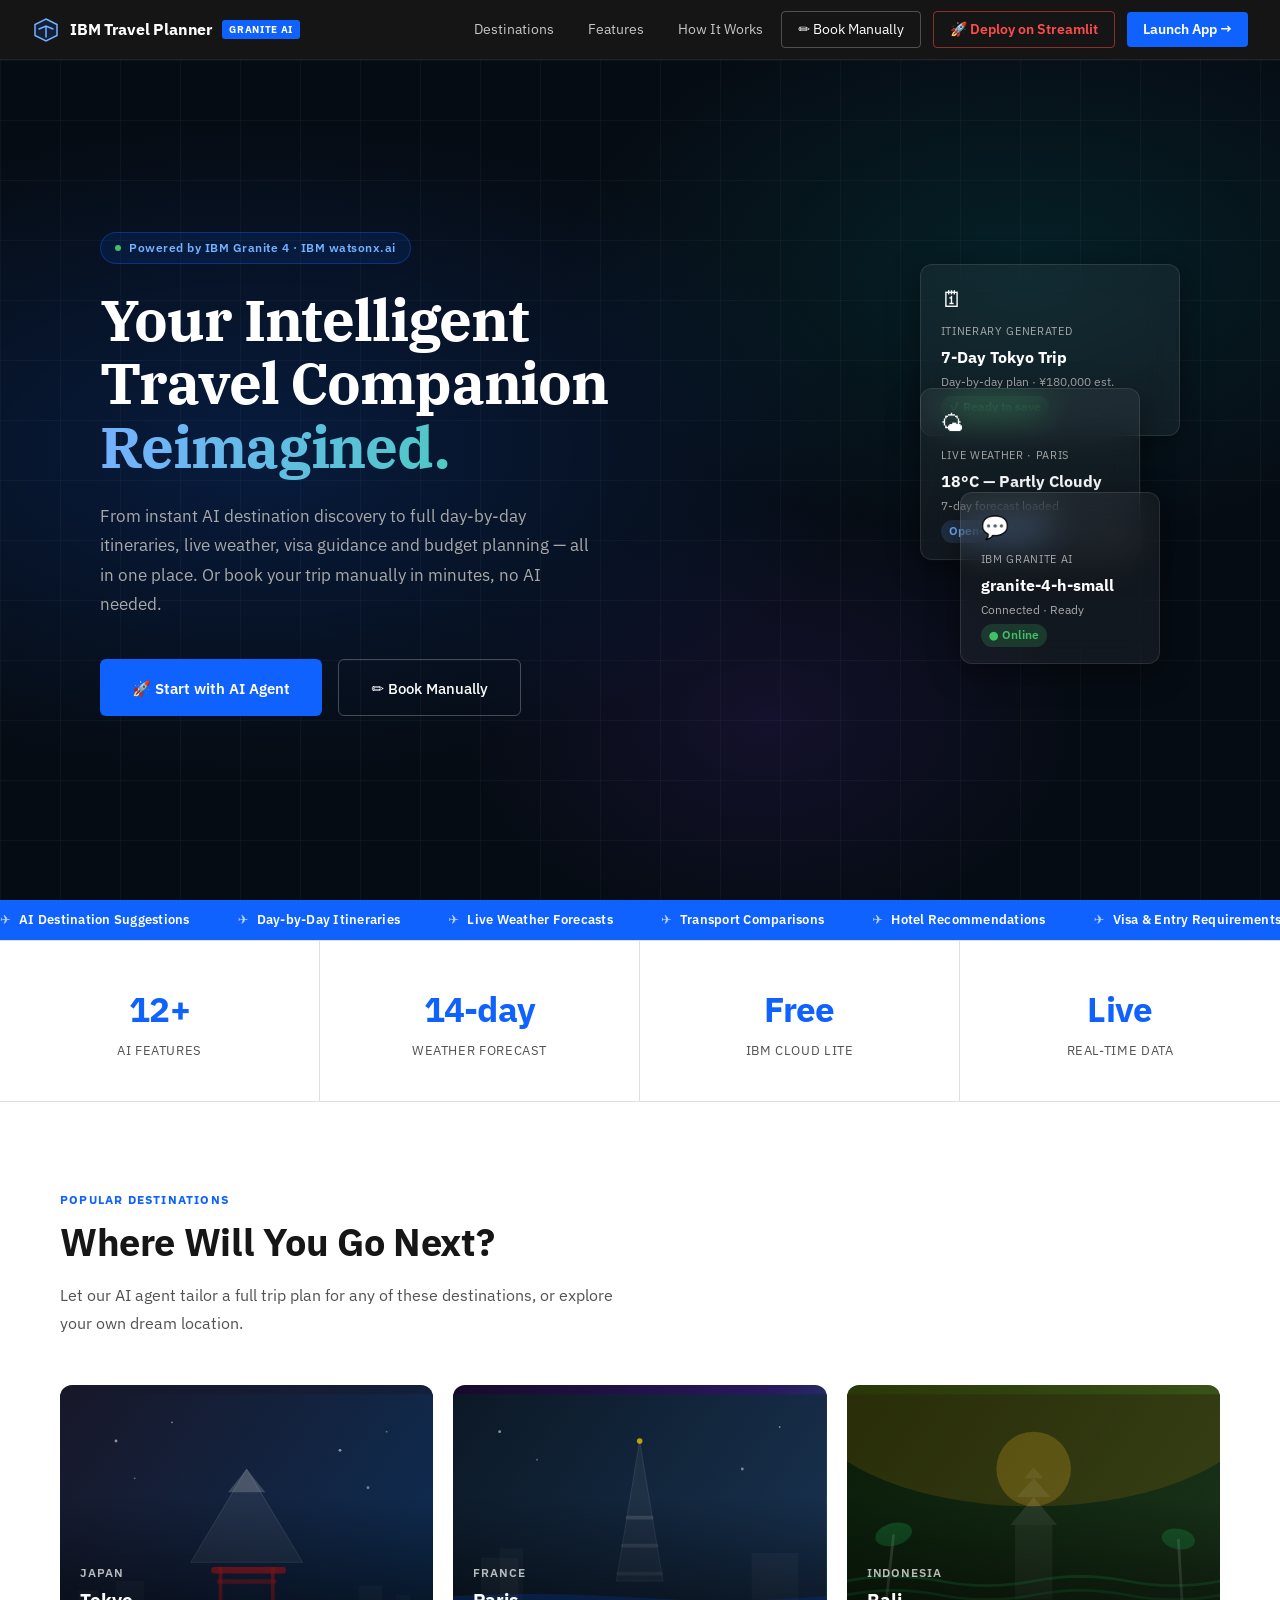
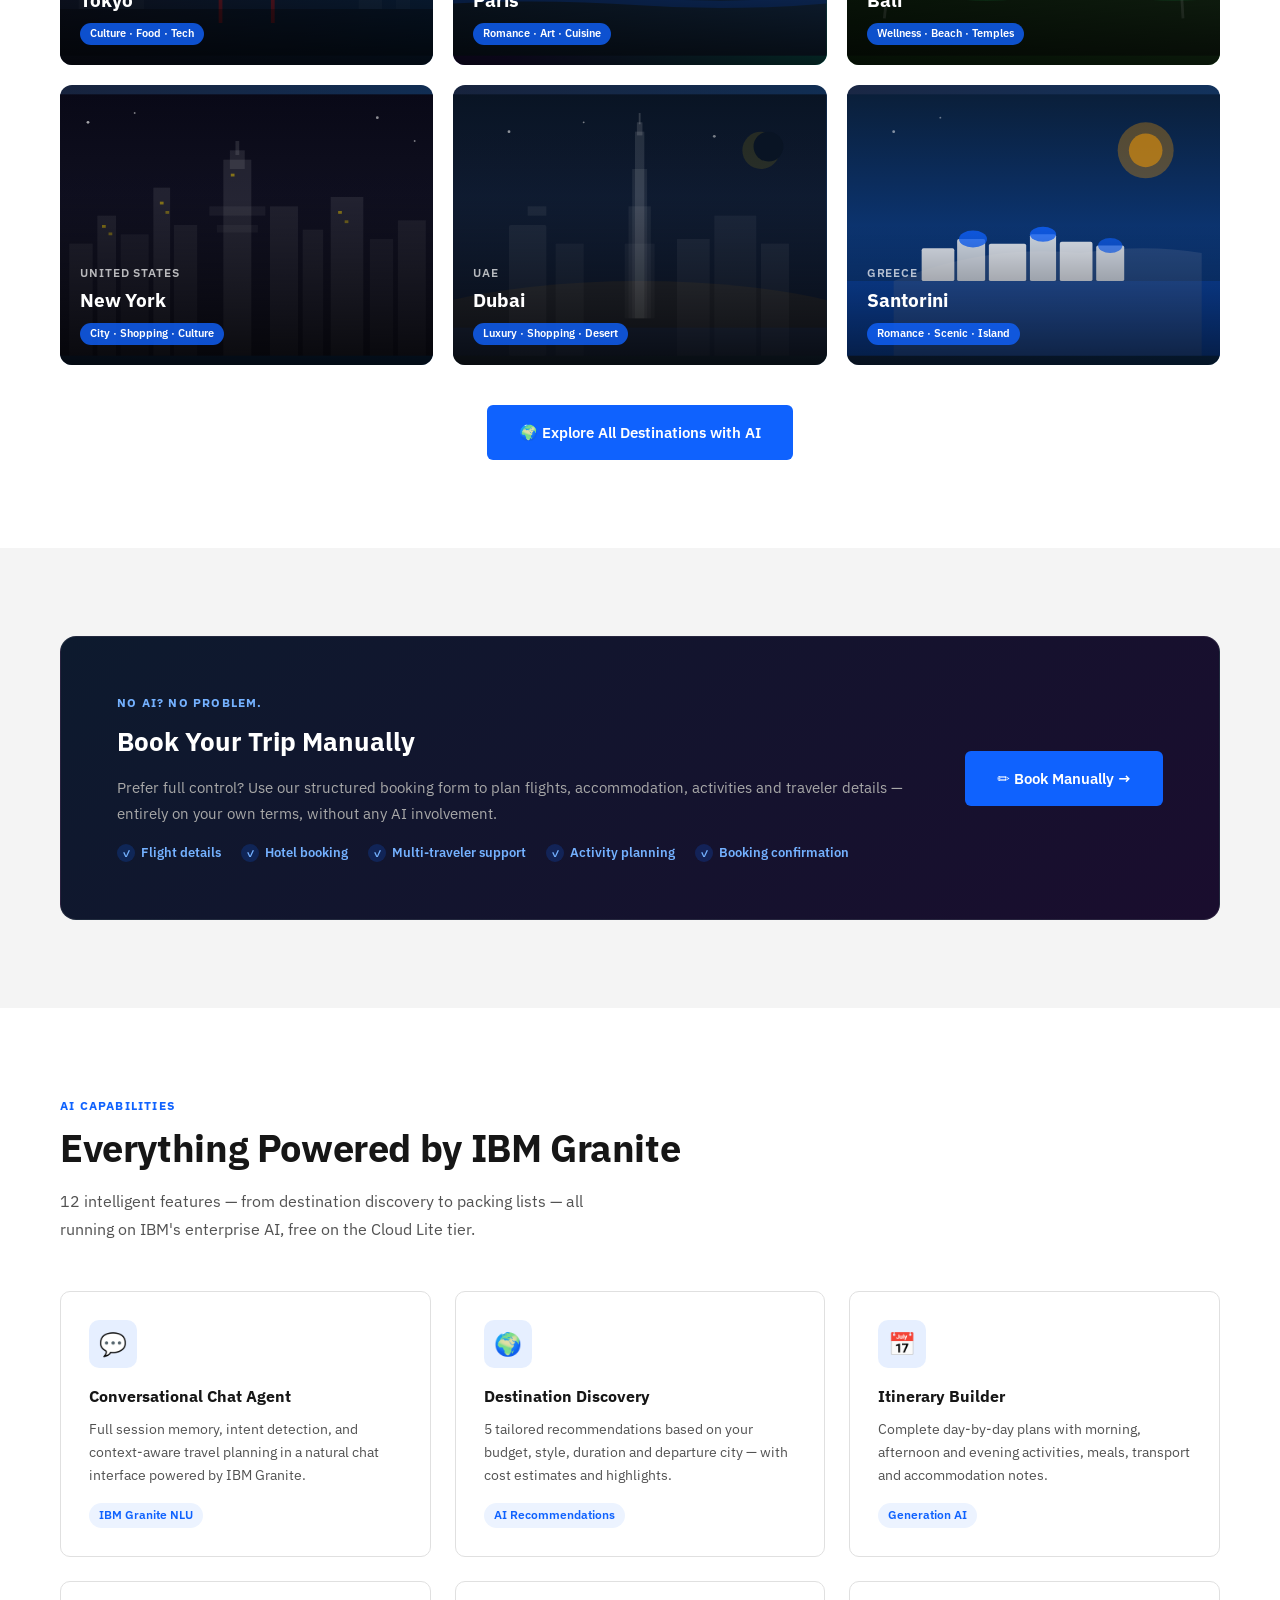
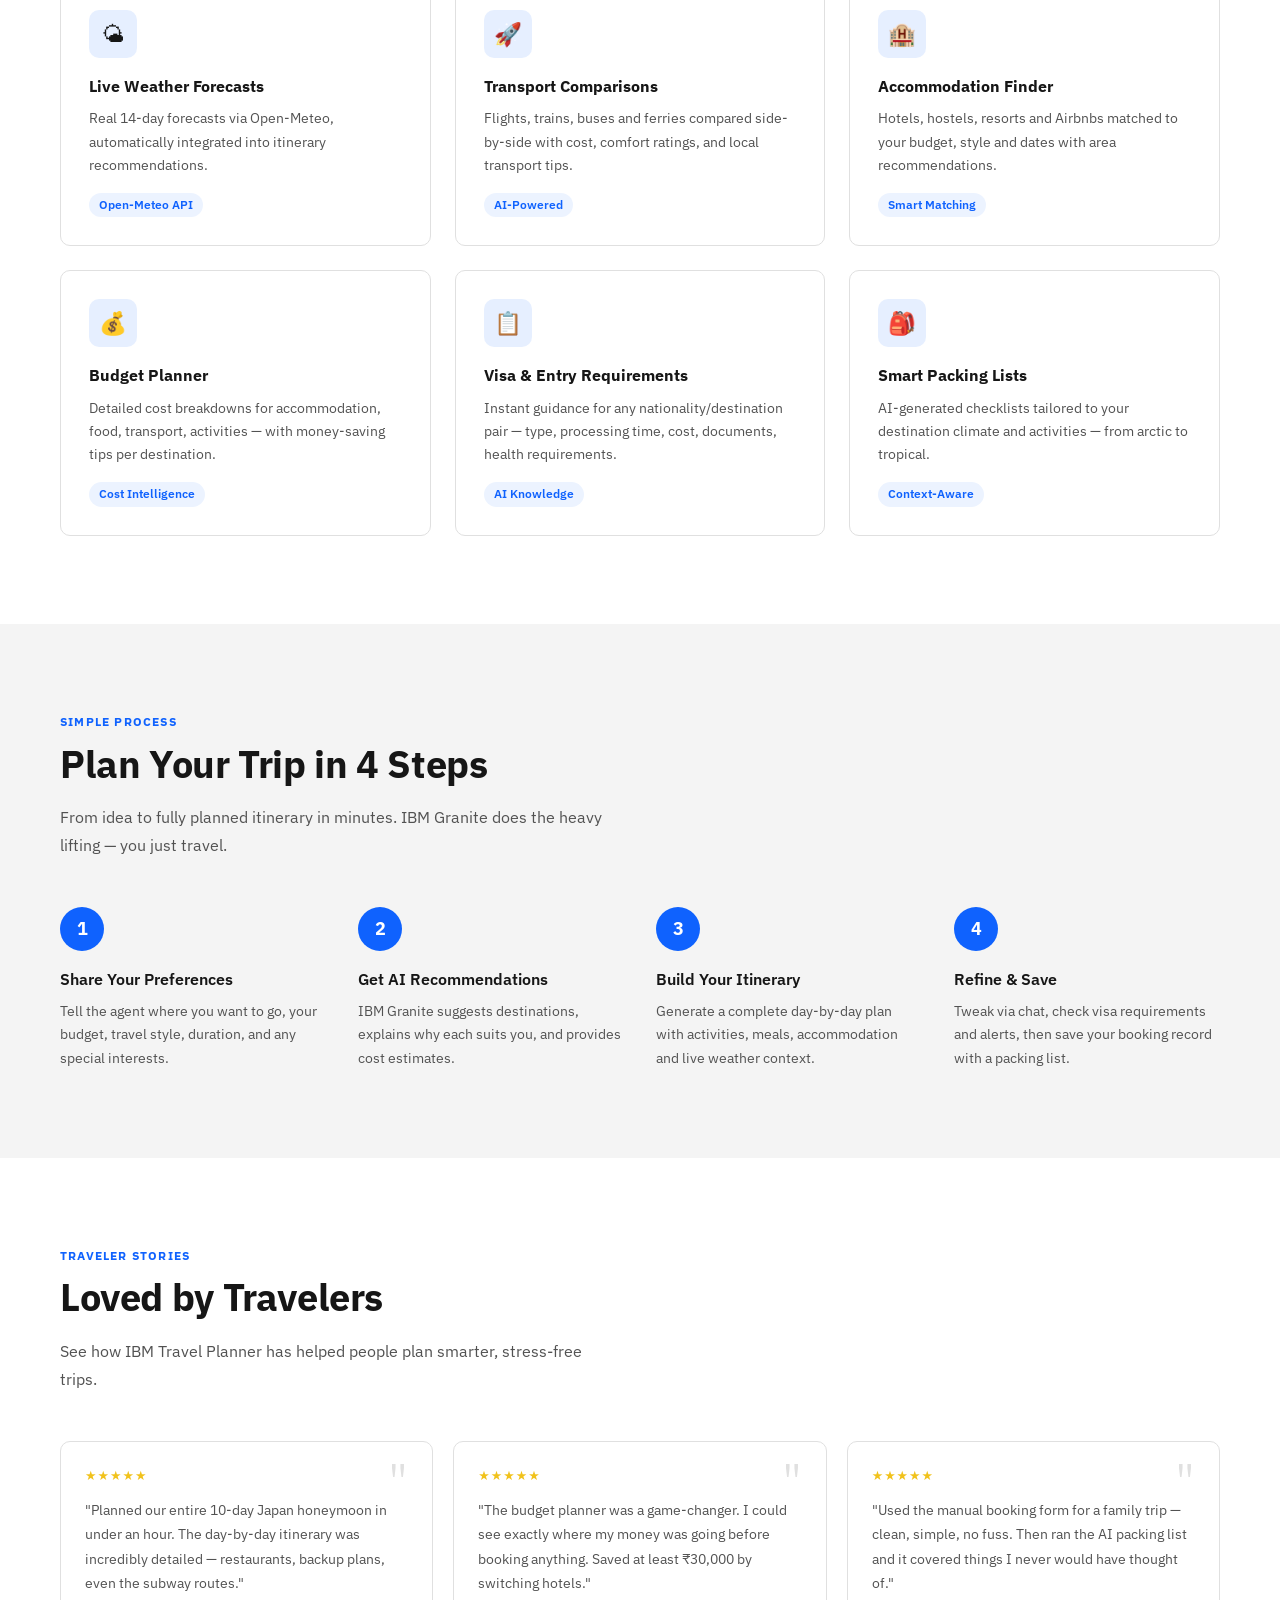
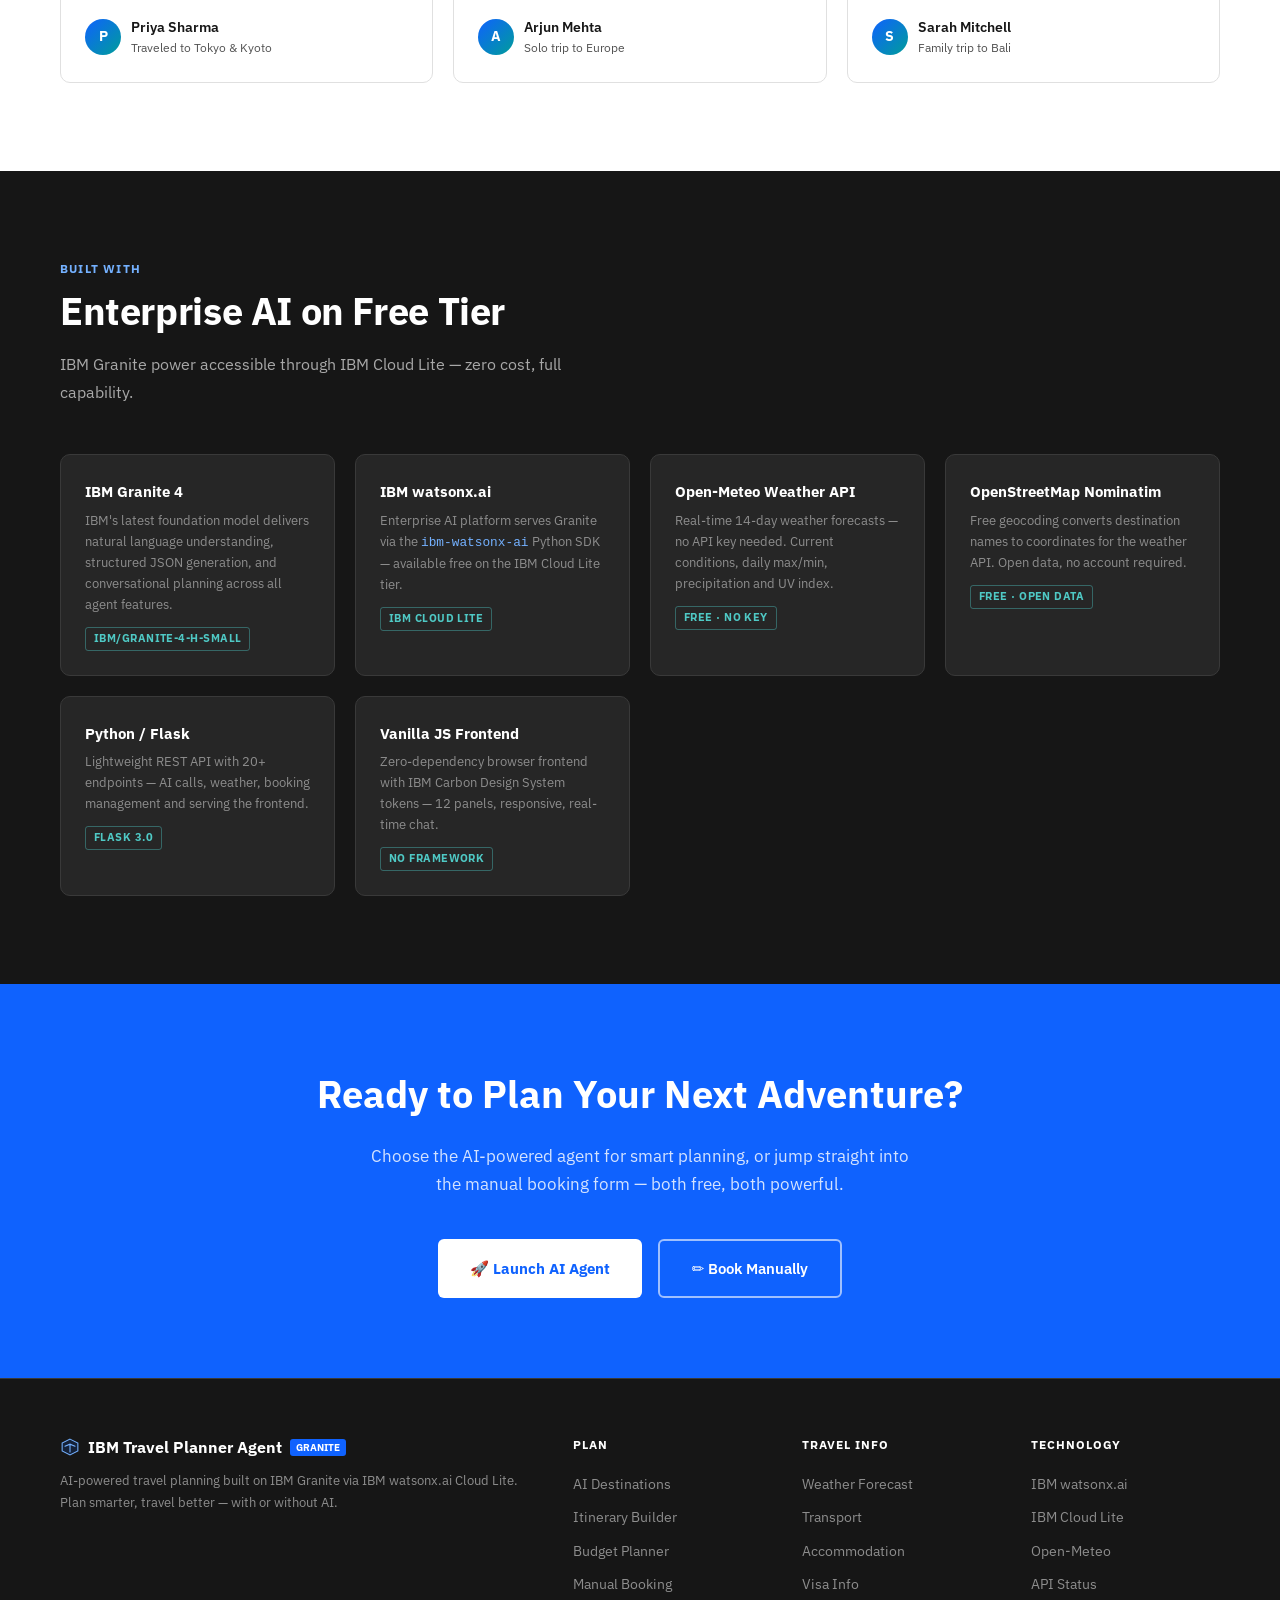
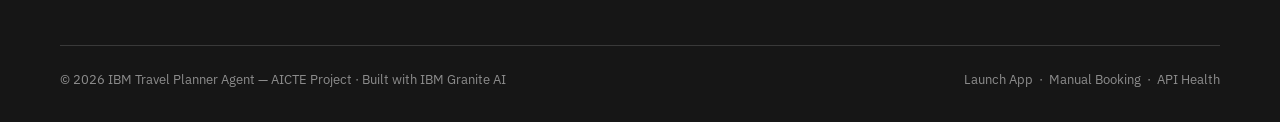
<file: templates/home.html>
<!DOCTYPE html>
<html lang="en">
<head>
  <meta charset="UTF-8" />
  <meta name="viewport" content="width=device-width, initial-scale=1.0" />
  <title>{{ app_name }} — AI-Powered Travel Planning</title>
  <link rel="preconnect" href="https://fonts.googleapis.com">
  <link href="https://fonts.googleapis.com/css2?family=IBM+Plex+Sans:ital,wght@0,300;0,400;0,500;0,600;0,700;1,400&family=IBM+Plex+Serif:wght@400;600;700&display=swap" rel="stylesheet">
  <style>
    *, *::before, *::after { box-sizing: border-box; margin: 0; padding: 0; }
    :root {
      --blue: #0f62fe; --blue-dark: #0043ce; --blue-hover: #0353e9;
      --teal: #009d9a; --purple: #8a3ffc; --green: #24a148; --red: #da1e28;
      --dark: #161616; --dark-2: #262626; --dark-3: #393939;
      --gray-10: #f4f4f4; --gray-20: #e0e0e0; --gray-60: #8d8d8d; --gray-70: #525252;
      --text: #161616; --text-muted: #525252; --white: #ffffff;
    }
    html { scroll-behavior: smooth; }
    body { font-family: 'IBM Plex Sans', system-ui, sans-serif; color: var(--text); background: var(--white); line-height: 1.6; overflow-x: hidden; }

    /* ── NAVBAR ── */
    .nav {
      position: fixed; top: 0; left: 0; right: 0; z-index: 200;
      height: 60px; display: flex; align-items: center; justify-content: space-between;
      padding: 0 2rem; background: rgba(22,22,22,0.96); backdrop-filter: blur(12px);
      border-bottom: 1px solid rgba(255,255,255,0.06);
      transition: background 0.3s;
    }
    .nav-brand { display: flex; align-items: center; gap: 10px; color: white; text-decoration: none; font-weight: 700; font-size: 1rem; letter-spacing: -0.01em; }
    .nav-brand svg { width: 28px; height: 28px; }
    .nav-pill { background: var(--blue); color: white; font-size: 0.62rem; font-weight: 800; padding: 2px 7px; border-radius: 3px; letter-spacing: 0.07em; text-transform: uppercase; }
    .nav-links { display: flex; align-items: center; gap: 2px; }
    .nav-links a { color: #c6c6c6; text-decoration: none; font-size: 0.875rem; padding: 0.4rem 1rem; border-radius: 4px; transition: all 0.15s; }
    .nav-links a:hover { color: white; background: rgba(255,255,255,0.08); }
    .nav-links .nav-book { border: 1px solid rgba(255,255,255,0.25); color: white; }
    .nav-links .nav-book:hover { background: rgba(255,255,255,0.1); border-color: rgba(255,255,255,0.4); }
    .nav-links .nav-launch { background: var(--blue); color: white !important; font-weight: 600; }
    .nav-links .nav-launch:hover { background: var(--blue-dark); }
    @media (max-width: 700px) { .nav-links a:not(.nav-launch):not(.nav-book) { display: none; } }

    /* ── HERO ── */
    .hero {
      position: relative; min-height: 100vh; display: flex; align-items: center;
      background: #060c14;
      overflow: hidden;
    }
    .hero-bg {
      position: absolute; inset: 0;
      background:
        radial-gradient(ellipse 80% 60% at 20% 50%, rgba(15,98,254,0.18) 0%, transparent 60%),
        radial-gradient(ellipse 60% 50% at 80% 30%, rgba(0,157,154,0.14) 0%, transparent 60%),
        radial-gradient(ellipse 40% 40% at 60% 80%, rgba(138,63,252,0.1) 0%, transparent 60%);
    }
    .hero-grid {
      position: absolute; inset: 0;
      background-image: linear-gradient(rgba(255,255,255,0.03) 1px, transparent 1px),
                        linear-gradient(90deg, rgba(255,255,255,0.03) 1px, transparent 1px);
      background-size: 60px 60px;
    }
    .hero-inner {
      position: relative; z-index: 2;
      max-width: 1200px; margin: 0 auto; padding: 7rem 2rem 4rem;
      display: grid; grid-template-columns: 1fr 1fr; gap: 4rem; align-items: center;
    }
    @media (max-width: 900px) { .hero-inner { grid-template-columns: 1fr; text-align: center; } }

    .hero-eyebrow {
      display: inline-flex; align-items: center; gap: 8px;
      background: rgba(15,98,254,0.12); border: 1px solid rgba(15,98,254,0.35);
      color: #74b1ff; padding: 5px 14px; border-radius: 20px;
      font-size: 0.78rem; font-weight: 600; letter-spacing: 0.04em; margin-bottom: 1.5rem;
    }
    .hero-eyebrow .live-dot { width: 6px; height: 6px; background: #42be65; border-radius: 50%; animation: blink 2s infinite; }
    @keyframes blink { 0%,100%{opacity:1} 50%{opacity:0.3} }

    .hero-title {
      font-family: 'IBM Plex Serif', serif;
      font-size: clamp(2.4rem, 4.5vw, 3.6rem); font-weight: 700;
      color: white; line-height: 1.1; margin-bottom: 1.5rem; letter-spacing: -0.02em;
    }
    .hero-title em { font-style: normal; background: linear-gradient(90deg, #74b1ff 0%, #4fc9c5 100%); -webkit-background-clip: text; -webkit-text-fill-color: transparent; background-clip: text; }

    .hero-desc { font-size: 1.05rem; color: #a8a8a8; line-height: 1.75; margin-bottom: 2.5rem; max-width: 500px; }
    @media (max-width: 900px) { .hero-desc { margin-inline: auto; } }

    .hero-actions { display: flex; gap: 1rem; flex-wrap: wrap; }
    @media (max-width: 900px) { .hero-actions { justify-content: center; } }

    .btn-primary-lg {
      display: inline-flex; align-items: center; gap: 10px;
      background: var(--blue); color: white; text-decoration: none;
      padding: 0.95rem 2rem; border-radius: 6px; font-size: 0.95rem; font-weight: 600;
      transition: background 0.15s, transform 0.15s; border: none; cursor: pointer;
    }
    .btn-primary-lg:hover { background: var(--blue-dark); transform: translateY(-1px); }
    .btn-outline-lg {
      display: inline-flex; align-items: center; gap: 10px;
      background: transparent; color: white; text-decoration: none;
      padding: 0.95rem 2rem; border-radius: 6px; font-size: 0.95rem; font-weight: 500;
      border: 1px solid rgba(255,255,255,0.25); transition: all 0.15s; cursor: pointer;
    }
    .btn-outline-lg:hover { border-color: rgba(255,255,255,0.5); background: rgba(255,255,255,0.06); }

    /* Hero right — floating cards */
    .hero-visual { position: relative; height: 420px; }
    @media (max-width: 900px) { .hero-visual { display: none; } }

    .float-card {
      position: absolute; background: rgba(255,255,255,0.05);
      backdrop-filter: blur(16px); border: 1px solid rgba(255,255,255,0.1);
      border-radius: 12px; padding: 1rem 1.25rem; color: white;
      box-shadow: 0 8px 32px rgba(0,0,0,0.4);
    }
    .float-card-1 { top: 0; right: 0; width: 260px; animation: float1 6s ease-in-out infinite; }
    .float-card-2 { top: 50%; right: 40px; transform: translateY(-50%); width: 220px; animation: float2 7s ease-in-out infinite; }
    .float-card-3 { bottom: 20px; right: 20px; width: 200px; animation: float3 5s ease-in-out infinite; }
    @keyframes float1 { 0%,100%{transform:translateY(0)} 50%{transform:translateY(-10px)} }
    @keyframes float2 { 0%,100%{transform:translateY(-50%)} 50%{transform:translateY(calc(-50% - 8px))} }
    @keyframes float3 { 0%,100%{transform:translateY(0)} 50%{transform:translateY(-12px)} }

    .fc-label { font-size: 0.7rem; color: #a8a8a8; text-transform: uppercase; letter-spacing: 0.06em; margin-bottom: 4px; }
    .fc-value { font-size: 1rem; font-weight: 700; margin-bottom: 2px; }
    .fc-sub { font-size: 0.78rem; color: #a8a8a8; }
    .fc-icon { font-size: 1.4rem; margin-bottom: 6px; }
    .fc-chip { display: inline-block; background: rgba(66,190,101,0.2); color: #42be65; border-radius: 20px; padding: 2px 8px; font-size: 0.72rem; font-weight: 600; margin-top: 4px; }
    .fc-chip.blue { background: rgba(116,177,255,0.15); color: #74b1ff; }

    /* ── TICKER ── */
    .ticker { background: var(--blue); padding: 0.6rem 0; overflow: hidden; }
    .ticker-inner { display: flex; gap: 3rem; white-space: nowrap; animation: ticker 35s linear infinite; }
    .ticker-item { font-size: 0.8rem; font-weight: 600; color: white; letter-spacing: 0.02em; flex-shrink: 0; display: flex; align-items: center; gap: 8px; }
    .ticker-item::before { content: '✈'; opacity: 0.7; }
    @keyframes ticker { 0%{transform:translateX(0)} 100%{transform:translateX(-50%)} }

    /* ── SECTION BASE ── */
    .section { padding: 5.5rem 2rem; }
    .section-alt { background: var(--gray-10); }
    .section-dark { background: var(--dark); color: white; }
    .container { max-width: 1160px; margin: 0 auto; }
    .section-eyebrow { font-size: 0.75rem; font-weight: 700; letter-spacing: 0.1em; text-transform: uppercase; color: var(--blue); margin-bottom: 0.6rem; }
    .section-dark .section-eyebrow { color: #74b1ff; }
    .section-title { font-size: clamp(1.8rem, 3vw, 2.6rem); font-weight: 700; line-height: 1.2; margin-bottom: 1rem; letter-spacing: -0.01em; }
    .section-desc { font-size: 1rem; color: var(--text-muted); max-width: 560px; line-height: 1.75; margin-bottom: 3rem; }
    .section-dark .section-desc { color: #a8a8a8; }

    /* ── DESTINATIONS SHOWCASE ── */
    .destinations-grid {
      display: grid; grid-template-columns: repeat(3, 1fr); gap: 1.25rem;
    }
    @media (max-width: 900px) { .destinations-grid { grid-template-columns: 1fr 1fr; } }
    @media (max-width: 600px) { .destinations-grid { grid-template-columns: 1fr; } }

    .dest-card {
      border-radius: 12px; overflow: hidden; position: relative;
      height: 280px; cursor: pointer; transition: transform 0.25s, box-shadow 0.25s;
      text-decoration: none; display: block;
    }
    .dest-card:hover { transform: translateY(-4px); box-shadow: 0 20px 40px rgba(0,0,0,0.2); }
    .dest-card-img {
      width: 100%; height: 100%; object-fit: cover;
      background: linear-gradient(135deg, #1a2744 0%, #0d3b6e 100%);
    }
    .dest-card-overlay {
      position: absolute; inset: 0;
      background: linear-gradient(to top, rgba(0,0,0,0.8) 0%, rgba(0,0,0,0.1) 60%);
    }
    .dest-card-content { position: absolute; bottom: 0; left: 0; right: 0; padding: 1.25rem; color: white; }
    .dest-card-country { font-size: 0.72rem; font-weight: 600; text-transform: uppercase; letter-spacing: 0.08em; color: rgba(255,255,255,0.7); margin-bottom: 2px; }
    .dest-card-name { font-size: 1.2rem; font-weight: 700; margin-bottom: 4px; }
    .dest-card-tag { display: inline-block; background: rgba(15,98,254,0.8); color: white; font-size: 0.7rem; font-weight: 600; padding: 2px 10px; border-radius: 20px; }
    /* SVG-based destination illustrations */
    .dest-svg-bg { width: 100%; height: 100%; }

    /* ── FEATURES GRID ── */
    .features-grid { display: grid; grid-template-columns: repeat(auto-fill, minmax(300px, 1fr)); gap: 1.5rem; }
    .feature-card {
      background: white; border: 1px solid var(--gray-20); border-radius: 10px;
      padding: 1.75rem; transition: box-shadow 0.2s, transform 0.2s;
    }
    .feature-card:hover { box-shadow: 0 8px 24px rgba(0,0,0,0.09); transform: translateY(-2px); }
    .section-dark .feature-card { background: var(--dark-2); border-color: var(--dark-3); }
    .feature-icon-wrap {
      width: 48px; height: 48px; border-radius: 10px;
      background: rgba(15,98,254,0.1); display: flex; align-items: center;
      justify-content: center; font-size: 1.4rem; margin-bottom: 1rem;
    }
    .feature-title { font-size: 1rem; font-weight: 700; margin-bottom: 0.5rem; }
    .section-dark .feature-title { color: white; }
    .feature-desc { font-size: 0.875rem; color: var(--text-muted); line-height: 1.65; }
    .section-dark .feature-desc { color: #a8a8a8; }
    .feature-tag { display: inline-block; margin-top: 1rem; font-size: 0.73rem; font-weight: 600; color: var(--blue); background: rgba(15,98,254,0.08); padding: 3px 10px; border-radius: 20px; }
    .section-dark .feature-tag { color: #74b1ff; background: rgba(15,98,254,0.2); }

    /* ── HOW IT WORKS ── */
    .steps-grid { display: grid; grid-template-columns: repeat(auto-fill, minmax(220px, 1fr)); gap: 2rem; }
    .step { position: relative; }
    .step-num { width: 44px; height: 44px; background: var(--blue); color: white; border-radius: 50%; display: flex; align-items: center; justify-content: center; font-weight: 800; font-size: 1.1rem; margin-bottom: 1rem; }
    .step-title { font-size: 1rem; font-weight: 600; margin-bottom: 0.5rem; }
    .step-desc { font-size: 0.875rem; color: var(--text-muted); line-height: 1.65; }

    /* ── MANUAL BOOKING HIGHLIGHT ── */
    .booking-cta {
      background: linear-gradient(135deg, #0d1a2e 0%, #1a0d2e 100%);
      border-radius: 16px; padding: 3.5rem; display: grid;
      grid-template-columns: 1fr auto; gap: 2rem; align-items: center;
      border: 1px solid rgba(255,255,255,0.08);
    }
    @media (max-width: 700px) { .booking-cta { grid-template-columns: 1fr; text-align: center; } }
    .booking-cta h3 { font-size: 1.6rem; font-weight: 700; color: white; margin-bottom: 0.75rem; }
    .booking-cta p { color: #a8a8a8; font-size: 0.95rem; line-height: 1.7; }
    .booking-cta-features { margin-top: 1rem; display: flex; gap: 1.25rem; flex-wrap: wrap; }
    .booking-cta-feature { display: flex; align-items: center; gap: 6px; color: #74b1ff; font-size: 0.82rem; font-weight: 600; }
    .booking-cta-feature::before { content: '✓'; background: rgba(15,98,254,0.2); width: 18px; height: 18px; border-radius: 50%; display: inline-flex; align-items: center; justify-content: center; font-size: 0.65rem; flex-shrink: 0; }

    /* ── TESTIMONIALS ── */
    .testimonials-grid { display: grid; grid-template-columns: repeat(auto-fill, minmax(300px, 1fr)); gap: 1.25rem; }
    .testimonial-card {
      background: white; border: 1px solid var(--gray-20); border-radius: 10px;
      padding: 1.5rem; position: relative;
    }
    .testimonial-card::before { content: '"'; position: absolute; top: 1rem; right: 1.5rem; font-size: 3rem; font-family: 'IBM Plex Serif', serif; color: var(--gray-20); line-height: 1; }
    .testimonial-text { font-size: 0.9rem; color: var(--text-muted); line-height: 1.7; margin-bottom: 1.25rem; }
    .testimonial-author { display: flex; align-items: center; gap: 10px; }
    .testimonial-avatar { width: 36px; height: 36px; border-radius: 50%; background: linear-gradient(135deg, var(--blue), var(--teal)); display: flex; align-items: center; justify-content: center; color: white; font-weight: 700; font-size: 0.85rem; flex-shrink: 0; }
    .testimonial-name { font-weight: 600; font-size: 0.875rem; }
    .testimonial-role { font-size: 0.78rem; color: var(--text-muted); }
    .testimonial-stars { color: #f1c21b; font-size: 0.8rem; margin-bottom: 0.75rem; letter-spacing: 1px; }

    /* ── STATS BAR ── */
    .stats-bar { display: grid; grid-template-columns: repeat(4, 1fr); gap: 0; border-top: 1px solid var(--gray-20); border-bottom: 1px solid var(--gray-20); }
    @media (max-width: 700px) { .stats-bar { grid-template-columns: 1fr 1fr; } }
    .stat-item { padding: 2.5rem 2rem; text-align: center; border-right: 1px solid var(--gray-20); }
    .stat-item:last-child { border-right: none; }
    .stat-value { font-size: 2.2rem; font-weight: 800; color: var(--blue); letter-spacing: -0.02em; }
    .stat-label { font-size: 0.8rem; color: var(--text-muted); text-transform: uppercase; letter-spacing: 0.05em; margin-top: 4px; }

    /* ── TECH CARDS ── */
    .tech-grid { display: grid; grid-template-columns: repeat(auto-fill, minmax(250px, 1fr)); gap: 1.25rem; }
    .tech-card { background: var(--dark-2); border: 1px solid var(--dark-3); border-radius: 10px; padding: 1.5rem; }
    .tech-card-name { font-size: 0.95rem; font-weight: 700; color: white; margin-bottom: 0.4rem; }
    .tech-card-desc { font-size: 0.82rem; color: #8d8d8d; line-height: 1.6; }
    .tech-badge { display: inline-block; margin-top: 0.75rem; font-size: 0.7rem; font-weight: 700; letter-spacing: 0.04em; text-transform: uppercase; color: #4fc9c5; border: 1px solid rgba(79,201,197,0.4); padding: 2px 8px; border-radius: 3px; }

    /* ── CTA BANNER ── */
    .cta-section { background: var(--blue); padding: 5rem 2rem; text-align: center; }
    .cta-section h2 { font-size: clamp(1.8rem, 3vw, 2.5rem); font-weight: 700; color: white; margin-bottom: 1rem; }
    .cta-section p { color: rgba(255,255,255,0.82); font-size: 1.05rem; max-width: 540px; margin: 0 auto 2.5rem; line-height: 1.7; }
    .cta-btn-group { display: flex; gap: 1rem; justify-content: center; flex-wrap: wrap; }
    .btn-white { background: white; color: var(--blue); font-weight: 700; text-decoration: none; padding: 0.95rem 2rem; border-radius: 6px; font-size: 0.95rem; display: inline-flex; align-items: center; gap: 8px; transition: transform 0.15s; }
    .btn-white:hover { transform: translateY(-1px); }
    .btn-outline-white { border: 2px solid rgba(255,255,255,0.6); color: white; font-weight: 600; text-decoration: none; padding: 0.95rem 2rem; border-radius: 6px; font-size: 0.95rem; display: inline-flex; align-items: center; gap: 8px; transition: all 0.15s; }
    .btn-outline-white:hover { background: rgba(255,255,255,0.1); border-color: white; }

    /* ── FOOTER ── */
    .footer { background: var(--dark); color: #8d8d8d; padding: 3.5rem 2rem 2rem; border-top: 1px solid var(--dark-3); }
    .footer-grid { max-width: 1160px; margin: 0 auto; display: grid; grid-template-columns: 2.5fr 1fr 1fr 1fr; gap: 2.5rem; padding-bottom: 2.5rem; border-bottom: 1px solid var(--dark-3); }
    @media (max-width: 768px) { .footer-grid { grid-template-columns: 1fr 1fr; } }
    @media (max-width: 480px) { .footer-grid { grid-template-columns: 1fr; } }
    .footer-brand { color: white; font-weight: 700; font-size: 1rem; display: flex; align-items: center; gap: 8px; margin-bottom: 0.6rem; }
    .footer-tagline { font-size: 0.83rem; line-height: 1.65; margin-bottom: 1rem; }
    .footer-col h4 { color: white; font-size: 0.78rem; font-weight: 700; letter-spacing: 0.08em; text-transform: uppercase; margin-bottom: 1rem; }
    .footer-col ul { list-style: none; }
    .footer-col ul li { margin-bottom: 0.5rem; }
    .footer-col ul li a { color: #8d8d8d; text-decoration: none; font-size: 0.85rem; transition: color 0.15s; }
    .footer-col ul li a:hover { color: white; }
    .footer-bottom { max-width: 1160px; margin: 1.5rem auto 0; display: flex; justify-content: space-between; align-items: center; font-size: 0.8rem; flex-wrap: wrap; gap: 0.5rem; }
    .footer-bottom a { color: #8d8d8d; text-decoration: none; transition: color 0.15s; }
    .footer-bottom a:hover { color: white; }
  </style>
</head>
<body>

<!-- ── NAVBAR ── -->
<nav class="nav">
  <a href="/" class="nav-brand">
    <svg viewBox="0 0 28 28" fill="none"><path d="M14 3L25 8.5V19.5L14 25L3 19.5V8.5L14 3Z" stroke="#74b1ff" stroke-width="1.5" fill="rgba(15,98,254,0.15)"/><path d="M7 13L14 10L21 13M14 10V21" stroke="#74b1ff" stroke-width="1.5" stroke-linecap="round"/></svg>
    IBM Travel Planner
    <span class="nav-pill">Granite AI</span>
  </a>
  <div class="nav-links">
    <a href="#destinations">Destinations</a>
    <a href="#features">Features</a>
    <a href="#how-it-works">How It Works</a>
    <a href="/book" class="nav-book">✏ Book Manually</a>
    <a href="https://share.streamlit.io/deploy" target="_blank" rel="noopener noreferrer" style="border:1px solid rgba(255,75,75,0.5);color:#ff4b4b;font-weight:600;margin:0 10px;">🚀 Deploy on Streamlit</a>
    <a href="/app" class="nav-launch">Launch App →</a>
  </div>
</nav>

<!-- ── HERO ── -->
<section class="hero">
  <div class="hero-bg"></div>
  <div class="hero-grid"></div>
  <div class="hero-inner">
    <div>
      <div class="hero-eyebrow">
        <span class="live-dot"></span>
        Powered by IBM Granite 4 · IBM watsonx.ai
      </div>
      <h1 class="hero-title">
        Your Intelligent<br>
        Travel Companion<br>
        <em>Reimagined.</em>
      </h1>
      <p class="hero-desc">
        From instant AI destination discovery to full day-by-day itineraries,
        live weather, visa guidance and budget planning — all in one place.
        Or book your trip manually in minutes, no AI needed.
      </p>
      <div class="hero-actions">
        <a href="/app" class="btn-primary-lg">🚀 Start with AI Agent</a>
        <a href="/book" class="btn-outline-lg">✏ Book Manually</a>
      </div>
    </div>
    <div class="hero-visual">
      <div class="float-card float-card-1">
        <div class="fc-icon">🗓</div>
        <div class="fc-label">Itinerary Generated</div>
        <div class="fc-value">7-Day Tokyo Trip</div>
        <div class="fc-sub">Day-by-day plan · ¥180,000 est.</div>
        <span class="fc-chip">✓ Ready to save</span>
      </div>
      <div class="float-card float-card-2">
        <div class="fc-icon">🌤</div>
        <div class="fc-label">Live Weather · Paris</div>
        <div class="fc-value">18°C — Partly Cloudy</div>
        <div class="fc-sub">7-day forecast loaded</div>
        <span class="fc-chip blue">Open-Meteo API</span>
      </div>
      <div class="float-card float-card-3">
        <div class="fc-icon">💬</div>
        <div class="fc-label">IBM Granite AI</div>
        <div class="fc-value">granite-4-h-small</div>
        <div class="fc-sub">Connected · Ready</div>
        <span class="fc-chip">● Online</span>
      </div>
    </div>
  </div>
</section>

<!-- ── TICKER ── -->
<div class="ticker">
  <div class="ticker-inner">
    <span class="ticker-item">AI Destination Suggestions</span>
    <span class="ticker-item">Day-by-Day Itineraries</span>
    <span class="ticker-item">Live Weather Forecasts</span>
    <span class="ticker-item">Transport Comparisons</span>
    <span class="ticker-item">Hotel Recommendations</span>
    <span class="ticker-item">Visa & Entry Requirements</span>
    <span class="ticker-item">Budget Estimation</span>
    <span class="ticker-item">Smart Packing Lists</span>
    <span class="ticker-item">Travel Safety Alerts</span>
    <span class="ticker-item">Manual Trip Booking</span>
    <span class="ticker-item">Booking Management</span>
    <span class="ticker-item">Schedule Optimizer</span>
    <!-- duplicate for loop -->
    <span class="ticker-item">AI Destination Suggestions</span>
    <span class="ticker-item">Day-by-Day Itineraries</span>
    <span class="ticker-item">Live Weather Forecasts</span>
    <span class="ticker-item">Transport Comparisons</span>
    <span class="ticker-item">Hotel Recommendations</span>
    <span class="ticker-item">Visa & Entry Requirements</span>
    <span class="ticker-item">Budget Estimation</span>
    <span class="ticker-item">Smart Packing Lists</span>
    <span class="ticker-item">Travel Safety Alerts</span>
    <span class="ticker-item">Manual Trip Booking</span>
    <span class="ticker-item">Booking Management</span>
    <span class="ticker-item">Schedule Optimizer</span>
  </div>
</div>

<!-- ── STATS ── -->
<div class="stats-bar">
  <div class="stat-item"><div class="stat-value">12+</div><div class="stat-label">AI Features</div></div>
  <div class="stat-item"><div class="stat-value">14-day</div><div class="stat-label">Weather Forecast</div></div>
  <div class="stat-item"><div class="stat-value">Free</div><div class="stat-label">IBM Cloud Lite</div></div>
  <div class="stat-item"><div class="stat-value">Live</div><div class="stat-label">Real-Time Data</div></div>
</div>

<!-- ── POPULAR DESTINATIONS ── -->
<section class="section" id="destinations">
  <div class="container">
    <div class="section-eyebrow">Popular Destinations</div>
    <h2 class="section-title">Where Will You Go Next?</h2>
    <p class="section-desc">Let our AI agent tailor a full trip plan for any of these destinations, or explore your own dream location.</p>

    <div class="destinations-grid">
      <!-- Tokyo -->
      <a href="/app" class="dest-card" style="text-decoration:none;">
        <div class="dest-card-img" style="background:linear-gradient(135deg,#1a1a2e 0%,#16213e 50%,#0f3460 100%);">
          <svg class="dest-svg-bg" viewBox="0 0 400 280" fill="none" xmlns="http://www.w3.org/2000/svg">
            <rect width="400" height="280" fill="url(#tokyo-bg)"/>
            <defs><linearGradient id="tokyo-bg" x1="0" y1="0" x2="400" y2="280" gradientUnits="userSpaceOnUse"><stop stop-color="#1a1a2e"/><stop offset="1" stop-color="#0f3460"/></linearGradient></defs>
            <!-- Mount Fuji -->
            <polygon points="200,80 260,180 140,180" fill="rgba(255,255,255,0.08)" stroke="rgba(255,255,255,0.15)" stroke-width="1"/>
            <polygon points="200,80 220,105 180,105" fill="rgba(255,255,255,0.2)"/>
            <!-- Torii gate -->
            <rect x="170" y="185" width="4" height="60" fill="rgba(218,30,40,0.6)"/>
            <rect x="226" y="185" width="4" height="60" fill="rgba(218,30,40,0.6)"/>
            <rect x="162" y="185" width="80" height="7" rx="3" fill="rgba(218,30,40,0.7)"/>
            <rect x="168" y="198" width="64" height="5" rx="2" fill="rgba(218,30,40,0.5)"/>
            <!-- Stars -->
            <circle cx="60" cy="50" r="1.5" fill="rgba(255,255,255,0.6)"/>
            <circle cx="120" cy="30" r="1" fill="rgba(255,255,255,0.5)"/>
            <circle cx="300" cy="60" r="1.5" fill="rgba(255,255,255,0.6)"/>
            <circle cx="350" cy="40" r="1" fill="rgba(255,255,255,0.4)"/>
            <circle cx="80" cy="90" r="1" fill="rgba(255,255,255,0.4)"/>
            <circle cx="330" cy="100" r="1.5" fill="rgba(255,255,255,0.5)"/>
            <!-- Ground/city -->
            <rect x="0" y="230" width="400" height="50" fill="rgba(0,0,0,0.3)"/>
            <rect x="20" y="210" width="20" height="20" fill="rgba(255,255,255,0.05)"/>
            <rect x="60" y="200" width="30" height="30" fill="rgba(255,255,255,0.04)"/>
            <rect x="320" y="205" width="25" height="25" fill="rgba(255,255,255,0.05)"/>
            <rect x="360" y="215" width="15" height="15" fill="rgba(255,255,255,0.04)"/>
          </svg>
        </div>
        <div class="dest-card-overlay"></div>
        <div class="dest-card-content">
          <div class="dest-card-country">Japan</div>
          <div class="dest-card-name">Tokyo</div>
          <span class="dest-card-tag">Culture · Food · Tech</span>
        </div>
      </a>

      <!-- Paris -->
      <a href="/app" class="dest-card" style="text-decoration:none;">
        <div class="dest-card-img" style="background:linear-gradient(135deg,#1a0a2e 0%,#2d1b69 50%,#11998e 100%);">
          <svg class="dest-svg-bg" viewBox="0 0 400 280" fill="none">
            <defs><linearGradient id="paris-bg" x1="0" y1="0" x2="400" y2="280" gradientUnits="userSpaceOnUse"><stop stop-color="#0d1b2a"/><stop offset="1" stop-color="#1c3a5e"/></linearGradient></defs>
            <rect width="400" height="280" fill="url(#paris-bg)"/>
            <!-- Eiffel Tower silhouette -->
            <polygon points="200,50 225,200 175,200" fill="rgba(255,255,255,0.06)" stroke="rgba(255,255,255,0.12)" stroke-width="1"/>
            <rect x="185" y="130" width="30" height="4" rx="2" fill="rgba(255,255,255,0.15)"/>
            <rect x="180" y="160" width="40" height="4" rx="2" fill="rgba(255,255,255,0.12)"/>
            <rect x="175" y="190" width="50" height="4" rx="2" fill="rgba(255,255,255,0.1)"/>
            <circle cx="200" cy="50" r="3" fill="rgba(255,215,0,0.8)"/>
            <!-- Seine river -->
            <path d="M0,220 Q100,215 200,222 Q300,229 400,220" stroke="rgba(15,98,254,0.4)" stroke-width="8" fill="none"/>
            <!-- Buildings -->
            <rect x="30" y="175" width="40" height="45" fill="rgba(255,255,255,0.05)"/>
            <rect x="320" y="170" width="50" height="50" fill="rgba(255,255,255,0.05)"/>
            <rect x="50" y="165" width="25" height="55" fill="rgba(255,255,255,0.04)"/>
            <!-- Stars -->
            <circle cx="50" cy="40" r="1.5" fill="rgba(255,255,255,0.6)"/>
            <circle cx="350" cy="35" r="1" fill="rgba(255,255,255,0.5)"/>
            <circle cx="90" cy="70" r="1" fill="rgba(255,255,255,0.4)"/>
            <circle cx="310" cy="80" r="1.5" fill="rgba(255,255,255,0.5)"/>
          </svg>
        </div>
        <div class="dest-card-overlay"></div>
        <div class="dest-card-content">
          <div class="dest-card-country">France</div>
          <div class="dest-card-name">Paris</div>
          <span class="dest-card-tag">Romance · Art · Cuisine</span>
        </div>
      </a>

      <!-- Bali -->
      <a href="/app" class="dest-card" style="text-decoration:none;">
        <div class="dest-card-img" style="background:linear-gradient(135deg,#0a2a0a 0%,#1a4a1a 50%,#2d6a2d 100%);">
          <svg class="dest-svg-bg" viewBox="0 0 400 280" fill="none">
            <defs><linearGradient id="bali-bg" x1="0" y1="0" x2="400" y2="280" gradientUnits="userSpaceOnUse"><stop stop-color="#0a1f0a"/><stop offset="1" stop-color="#1e3a1e"/></linearGradient>
            <linearGradient id="bali-sky" x1="0" y1="0" x2="0" y2="1" gradientUnits="objectBoundingBox"><stop stop-color="#f59e0b" stop-opacity="0.5"/><stop offset="1" stop-color="#dc2626" stop-opacity="0.2"/></linearGradient></defs>
            <rect width="400" height="280" fill="url(#bali-bg)"/>
            <!-- Sunset sky -->
            <ellipse cx="200" cy="0" rx="250" ry="120" fill="rgba(245,158,11,0.15)"/>
            <circle cx="200" cy="80" r="40" fill="rgba(251,191,36,0.25)"/>
            <!-- Temple -->
            <rect x="180" y="140" width="40" height="80" fill="rgba(255,255,255,0.07)"/>
            <polygon points="175,140 200,110 225,140" fill="rgba(255,255,255,0.1)"/>
            <polygon points="182,110 200,90 218,110" fill="rgba(255,255,255,0.08)"/>
            <polygon points="190,90 200,78 210,90" fill="rgba(255,255,255,0.07)"/>
            <!-- Rice terraces -->
            <path d="M0,200 Q50,190 100,200 Q150,210 200,200 Q250,190 300,200 Q350,210 400,200" stroke="rgba(34,197,94,0.3)" stroke-width="3" fill="none"/>
            <path d="M0,215 Q50,205 100,215 Q150,225 200,215 Q250,205 300,215 Q350,225 400,215" stroke="rgba(34,197,94,0.25)" stroke-width="3" fill="none"/>
            <!-- Palm trees -->
            <line x1="40" y1="240" x2="50" y2="150" stroke="rgba(255,255,255,0.2)" stroke-width="3"/>
            <ellipse cx="50" cy="150" rx="20" ry="12" fill="rgba(34,197,94,0.3)" transform="rotate(-15,50,150)"/>
            <line x1="360" y1="240" x2="355" y2="155" stroke="rgba(255,255,255,0.2)" stroke-width="3"/>
            <ellipse cx="355" cy="155" rx="18" ry="11" fill="rgba(34,197,94,0.3)" transform="rotate(10,355,155)"/>
          </svg>
        </div>
        <div class="dest-card-overlay"></div>
        <div class="dest-card-content">
          <div class="dest-card-country">Indonesia</div>
          <div class="dest-card-name">Bali</div>
          <span class="dest-card-tag">Wellness · Beach · Temples</span>
        </div>
      </a>

      <!-- New York -->
      <a href="/app" class="dest-card" style="text-decoration:none;">
        <div class="dest-card-img">
          <svg class="dest-svg-bg" viewBox="0 0 400 280" fill="none">
            <defs><linearGradient id="ny-bg" x1="0" y1="0" x2="0" y2="280" gradientUnits="userSpaceOnUse"><stop stop-color="#0a0a1a"/><stop offset="1" stop-color="#1a1a2e"/></linearGradient></defs>
            <rect width="400" height="280" fill="url(#ny-bg)"/>
            <!-- Skyline buildings -->
            <rect x="10" y="160" width="25" height="120" fill="rgba(255,255,255,0.07)"/>
            <rect x="40" y="130" width="20" height="150" fill="rgba(255,255,255,0.08)"/>
            <rect x="65" y="150" width="30" height="130" fill="rgba(255,255,255,0.06)"/>
            <rect x="100" y="100" width="18" height="180" fill="rgba(255,255,255,0.09)"/>
            <rect x="122" y="140" width="25" height="140" fill="rgba(255,255,255,0.07)"/>
            <!-- Empire State -->
            <rect x="175" y="70" width="30" height="210" fill="rgba(255,255,255,0.1)"/>
            <rect x="182" y="60" width="16" height="20" fill="rgba(255,255,255,0.1)"/>
            <rect x="188" y="50" width="4" height="15" fill="rgba(255,255,255,0.12)"/>
            <rect x="160" y="120" width="60" height="10" fill="rgba(255,255,255,0.06)"/>
            <rect x="168" y="140" width="44" height="8" fill="rgba(255,255,255,0.05)"/>
            <!-- Right buildings -->
            <rect x="225" y="120" width="30" height="160" fill="rgba(255,255,255,0.08)"/>
            <rect x="260" y="145" width="22" height="135" fill="rgba(255,255,255,0.07)"/>
            <rect x="290" y="110" width="35" height="170" fill="rgba(255,255,255,0.09)"/>
            <rect x="332" y="155" width="25" height="125" fill="rgba(255,255,255,0.06)"/>
            <rect x="362" y="135" width="30" height="145" fill="rgba(255,255,255,0.07)"/>
            <!-- Windows (lit) -->
            <rect x="45" y="140" width="4" height="3" fill="rgba(255,215,0,0.5)"/>
            <rect x="52" y="148" width="4" height="3" fill="rgba(255,215,0,0.4)"/>
            <rect x="107" y="115" width="4" height="3" fill="rgba(255,215,0,0.5)"/>
            <rect x="113" y="125" width="4" height="3" fill="rgba(255,215,0,0.4)"/>
            <rect x="183" y="85" width="4" height="3" fill="rgba(255,215,0,0.5)"/>
            <rect x="298" y="125" width="4" height="3" fill="rgba(255,215,0,0.5)"/>
            <rect x="305" y="135" width="4" height="3" fill="rgba(255,215,0,0.4)"/>
            <!-- Stars -->
            <circle cx="30" cy="30" r="1.5" fill="rgba(255,255,255,0.7)"/>
            <circle cx="80" cy="20" r="1" fill="rgba(255,255,255,0.5)"/>
            <circle cx="340" cy="25" r="1.5" fill="rgba(255,255,255,0.6)"/>
            <circle cx="380" cy="50" r="1" fill="rgba(255,255,255,0.5)"/>
          </svg>
        </div>
        <div class="dest-card-overlay"></div>
        <div class="dest-card-content">
          <div class="dest-card-country">United States</div>
          <div class="dest-card-name">New York</div>
          <span class="dest-card-tag">City · Shopping · Culture</span>
        </div>
      </a>

      <!-- Dubai -->
      <a href="/app" class="dest-card" style="text-decoration:none;">
        <div class="dest-card-img">
          <svg class="dest-svg-bg" viewBox="0 0 400 280" fill="none">
            <defs><linearGradient id="dubai-bg" x1="0" y1="0" x2="0" y2="280" gradientUnits="userSpaceOnUse"><stop stop-color="#0a1628"/><stop offset="1" stop-color="#1a2a4a"/></linearGradient></defs>
            <rect width="400" height="280" fill="url(#dubai-bg)"/>
            <!-- Desert horizon glow -->
            <ellipse cx="200" cy="280" rx="300" ry="80" fill="rgba(245,158,11,0.1)"/>
            <!-- Burj Khalifa -->
            <rect x="195" y="40" width="10" height="200" fill="rgba(255,255,255,0.12)"/>
            <rect x="192" y="80" width="16" height="160" fill="rgba(255,255,255,0.08)"/>
            <rect x="188" y="120" width="24" height="120" fill="rgba(255,255,255,0.07)"/>
            <rect x="184" y="160" width="32" height="80" fill="rgba(255,255,255,0.06)"/>
            <rect x="197" y="30" width="6" height="14" fill="rgba(255,255,255,0.15)"/>
            <rect x="199" y="20" width="2" height="12" fill="rgba(255,255,255,0.18)"/>
            <!-- Other buildings -->
            <rect x="60" y="140" width="40" height="140" fill="rgba(255,255,255,0.07)" rx="2"/>
            <rect x="80" y="120" width="20" height="10" fill="rgba(255,255,255,0.07)"/>
            <rect x="110" y="160" width="30" height="120" fill="rgba(255,255,255,0.06)"/>
            <rect x="240" y="155" width="35" height="125" fill="rgba(255,255,255,0.07)"/>
            <rect x="280" y="130" width="45" height="150" fill="rgba(255,255,255,0.06)"/>
            <rect x="330" y="160" width="30" height="120" fill="rgba(255,255,255,0.07)"/>
            <!-- Moon + stars -->
            <circle cx="330" cy="60" r="20" fill="rgba(255,215,0,0.12)"/>
            <circle cx="338" cy="56" r="16" fill="#0a1628"/>
            <circle cx="60" cy="40" r="1.5" fill="rgba(255,255,255,0.6)"/>
            <circle cx="140" cy="30" r="1" fill="rgba(255,255,255,0.5)"/>
            <circle cx="280" cy="45" r="1.5" fill="rgba(255,255,255,0.5)"/>
            <!-- Water reflection -->
            <rect x="0" y="250" width="400" height="30" fill="rgba(15,98,254,0.15)"/>
          </svg>
        </div>
        <div class="dest-card-overlay"></div>
        <div class="dest-card-content">
          <div class="dest-card-country">UAE</div>
          <div class="dest-card-name">Dubai</div>
          <span class="dest-card-tag">Luxury · Shopping · Desert</span>
        </div>
      </a>

      <!-- Santorini -->
      <a href="/app" class="dest-card" style="text-decoration:none;">
        <div class="dest-card-img">
          <svg class="dest-svg-bg" viewBox="0 0 400 280" fill="none">
            <defs><linearGradient id="sant-bg" x1="0" y1="0" x2="0" y2="280" gradientUnits="userSpaceOnUse"><stop stop-color="#0a1f3a"/><stop offset="1" stop-color="#0d47a1"/></linearGradient></defs>
            <rect width="400" height="280" fill="url(#sant-bg)"/>
            <!-- Ocean -->
            <rect x="0" y="200" width="400" height="80" fill="rgba(15,98,254,0.3)"/>
            <!-- White houses on cliff -->
            <path d="M50,200 Q150,160 250,170 Q320,160 380,170 L380,280 L50,280Z" fill="rgba(100,120,160,0.3)"/>
            <!-- White cuboid buildings -->
            <rect x="80" y="165" width="35" height="35" fill="rgba(255,255,255,0.85)" rx="2"/>
            <rect x="118" y="155" width="30" height="45" fill="rgba(255,255,255,0.8)" rx="2"/>
            <rect x="152" y="160" width="40" height="40" fill="rgba(255,255,255,0.85)" rx="2"/>
            <rect x="196" y="150" width="28" height="50" fill="rgba(255,255,255,0.8)" rx="2"/>
            <rect x="228" y="158" width="35" height="42" fill="rgba(255,255,255,0.85)" rx="2"/>
            <rect x="267" y="162" width="30" height="38" fill="rgba(255,255,255,0.8)" rx="2"/>
            <!-- Blue domes -->
            <ellipse cx="135" cy="155" rx="15" ry="9" fill="rgba(15,98,254,0.8)"/>
            <ellipse cx="210" cy="150" rx="14" ry="8" fill="rgba(15,98,254,0.8)"/>
            <ellipse cx="282" cy="162" rx="13" ry="8" fill="rgba(15,98,254,0.7)"/>
            <!-- Sun -->
            <circle cx="320" cy="60" r="30" fill="rgba(255,159,0,0.3)"/>
            <circle cx="320" cy="60" r="18" fill="rgba(255,159,0,0.5)"/>
            <!-- Stars -->
            <circle cx="50" cy="40" r="1.5" fill="rgba(255,255,255,0.5)"/>
            <circle cx="100" cy="25" r="1" fill="rgba(255,255,255,0.4)"/>
          </svg>
        </div>
        <div class="dest-card-overlay" style="background:linear-gradient(to top, rgba(0,0,0,0.65) 0%, transparent 50%)"></div>
        <div class="dest-card-content">
          <div class="dest-card-country">Greece</div>
          <div class="dest-card-name">Santorini</div>
          <span class="dest-card-tag">Romance · Scenic · Island</span>
        </div>
      </a>
    </div>

    <div style="text-align:center; margin-top:2.5rem;">
      <a href="/app" class="btn-primary-lg">🌍 Explore All Destinations with AI</a>
    </div>
  </div>
</section>

<!-- ── MANUAL BOOKING HIGHLIGHT ── -->
<section class="section section-alt">
  <div class="container">
    <div class="booking-cta">
      <div>
        <div class="section-eyebrow" style="color:#74b1ff;">No AI? No Problem.</div>
        <h3>Book Your Trip Manually</h3>
        <p>Prefer full control? Use our structured booking form to plan flights, accommodation, activities and traveler details — entirely on your own terms, without any AI involvement.</p>
        <div class="booking-cta-features">
          <span class="booking-cta-feature">Flight details</span>
          <span class="booking-cta-feature">Hotel booking</span>
          <span class="booking-cta-feature">Multi-traveler support</span>
          <span class="booking-cta-feature">Activity planning</span>
          <span class="booking-cta-feature">Booking confirmation</span>
        </div>
      </div>
      <div style="flex-shrink:0;">
        <a href="/book" class="btn-primary-lg" style="white-space:nowrap;">✏ Book Manually →</a>
      </div>
    </div>
  </div>
</section>

<!-- ── FEATURES ── -->
<section class="section" id="features">
  <div class="container">
    <div class="section-eyebrow">AI Capabilities</div>
    <h2 class="section-title">Everything Powered by IBM Granite</h2>
    <p class="section-desc">12 intelligent features — from destination discovery to packing lists — all running on IBM's enterprise AI, free on the Cloud Lite tier.</p>
    <div class="features-grid">
      <div class="feature-card"><div class="feature-icon-wrap">💬</div><div class="feature-title">Conversational Chat Agent</div><p class="feature-desc">Full session memory, intent detection, and context-aware travel planning in a natural chat interface powered by IBM Granite.</p><span class="feature-tag">IBM Granite NLU</span></div>
      <div class="feature-card"><div class="feature-icon-wrap">🌍</div><div class="feature-title">Destination Discovery</div><p class="feature-desc">5 tailored recommendations based on your budget, style, duration and departure city — with cost estimates and highlights.</p><span class="feature-tag">AI Recommendations</span></div>
      <div class="feature-card"><div class="feature-icon-wrap">📅</div><div class="feature-title">Itinerary Builder</div><p class="feature-desc">Complete day-by-day plans with morning, afternoon and evening activities, meals, transport and accommodation notes.</p><span class="feature-tag">Generation AI</span></div>
      <div class="feature-card"><div class="feature-icon-wrap">🌤</div><div class="feature-title">Live Weather Forecasts</div><p class="feature-desc">Real 14-day forecasts via Open-Meteo, automatically integrated into itinerary recommendations.</p><span class="feature-tag">Open-Meteo API</span></div>
      <div class="feature-card"><div class="feature-icon-wrap">🚀</div><div class="feature-title">Transport Comparisons</div><p class="feature-desc">Flights, trains, buses and ferries compared side-by-side with cost, comfort ratings, and local transport tips.</p><span class="feature-tag">AI-Powered</span></div>
      <div class="feature-card"><div class="feature-icon-wrap">🏨</div><div class="feature-title">Accommodation Finder</div><p class="feature-desc">Hotels, hostels, resorts and Airbnbs matched to your budget, style and dates with area recommendations.</p><span class="feature-tag">Smart Matching</span></div>
      <div class="feature-card"><div class="feature-icon-wrap">💰</div><div class="feature-title">Budget Planner</div><p class="feature-desc">Detailed cost breakdowns for accommodation, food, transport, activities — with money-saving tips per destination.</p><span class="feature-tag">Cost Intelligence</span></div>
      <div class="feature-card"><div class="feature-icon-wrap">📋</div><div class="feature-title">Visa & Entry Requirements</div><p class="feature-desc">Instant guidance for any nationality/destination pair — type, processing time, cost, documents, health requirements.</p><span class="feature-tag">AI Knowledge</span></div>
      <div class="feature-card"><div class="feature-icon-wrap">🎒</div><div class="feature-title">Smart Packing Lists</div><p class="feature-desc">AI-generated checklists tailored to your destination climate and activities — from arctic to tropical.</p><span class="feature-tag">Context-Aware</span></div>
    </div>
  </div>
</section>

<!-- ── HOW IT WORKS ── -->
<section class="section section-alt" id="how-it-works">
  <div class="container">
    <div class="section-eyebrow">Simple Process</div>
    <h2 class="section-title">Plan Your Trip in 4 Steps</h2>
    <p class="section-desc">From idea to fully planned itinerary in minutes. IBM Granite does the heavy lifting — you just travel.</p>
    <div class="steps-grid">
      <div class="step"><div class="step-num">1</div><div class="step-title">Share Your Preferences</div><p class="step-desc">Tell the agent where you want to go, your budget, travel style, duration, and any special interests.</p></div>
      <div class="step"><div class="step-num">2</div><div class="step-title">Get AI Recommendations</div><p class="step-desc">IBM Granite suggests destinations, explains why each suits you, and provides cost estimates.</p></div>
      <div class="step"><div class="step-num">3</div><div class="step-title">Build Your Itinerary</div><p class="step-desc">Generate a complete day-by-day plan with activities, meals, accommodation and live weather context.</p></div>
      <div class="step"><div class="step-num">4</div><div class="step-title">Refine & Save</div><p class="step-desc">Tweak via chat, check visa requirements and alerts, then save your booking record with a packing list.</p></div>
    </div>
  </div>
</section>

<!-- ── TESTIMONIALS ── -->
<section class="section">
  <div class="container">
    <div class="section-eyebrow">Traveler Stories</div>
    <h2 class="section-title">Loved by Travelers</h2>
    <p class="section-desc">See how IBM Travel Planner has helped people plan smarter, stress-free trips.</p>
    <div class="testimonials-grid">
      <div class="testimonial-card">
        <div class="testimonial-stars">★★★★★</div>
        <p class="testimonial-text">"Planned our entire 10-day Japan honeymoon in under an hour. The day-by-day itinerary was incredibly detailed — restaurants, backup plans, even the subway routes."</p>
        <div class="testimonial-author"><div class="testimonial-avatar">P</div><div><div class="testimonial-name">Priya Sharma</div><div class="testimonial-role">Traveled to Tokyo & Kyoto</div></div></div>
      </div>
      <div class="testimonial-card">
        <div class="testimonial-stars">★★★★★</div>
        <p class="testimonial-text">"The budget planner was a game-changer. I could see exactly where my money was going before booking anything. Saved at least ₹30,000 by switching hotels."</p>
        <div class="testimonial-author"><div class="testimonial-avatar">A</div><div><div class="testimonial-name">Arjun Mehta</div><div class="testimonial-role">Solo trip to Europe</div></div></div>
      </div>
      <div class="testimonial-card">
        <div class="testimonial-stars">★★★★★</div>
        <p class="testimonial-text">"Used the manual booking form for a family trip — clean, simple, no fuss. Then ran the AI packing list and it covered things I never would have thought of."</p>
        <div class="testimonial-author"><div class="testimonial-avatar">S</div><div><div class="testimonial-name">Sarah Mitchell</div><div class="testimonial-role">Family trip to Bali</div></div></div>
      </div>
    </div>
  </div>
</section>

<!-- ── TECHNOLOGY ── -->
<section class="section section-dark" id="technology">
  <div class="container">
    <div class="section-eyebrow">Built With</div>
    <h2 class="section-title" style="color:white;">Enterprise AI on Free Tier</h2>
    <p class="section-desc">IBM Granite power accessible through IBM Cloud Lite — zero cost, full capability.</p>
    <div class="tech-grid">
      <div class="tech-card"><div class="tech-card-name">IBM Granite 4</div><p class="tech-card-desc">IBM's latest foundation model delivers natural language understanding, structured JSON generation, and conversational planning across all agent features.</p><span class="tech-badge">ibm/granite-4-h-small</span></div>
      <div class="tech-card"><div class="tech-card-name">IBM watsonx.ai</div><p class="tech-card-desc">Enterprise AI platform serves Granite via the <code style="color:#74b1ff;font-size:0.8rem;">ibm-watsonx-ai</code> Python SDK — available free on the IBM Cloud Lite tier.</p><span class="tech-badge">IBM Cloud Lite</span></div>
      <div class="tech-card"><div class="tech-card-name">Open-Meteo Weather API</div><p class="tech-card-desc">Real-time 14-day weather forecasts — no API key needed. Current conditions, daily max/min, precipitation and UV index.</p><span class="tech-badge">Free · No Key</span></div>
      <div class="tech-card"><div class="tech-card-name">OpenStreetMap Nominatim</div><p class="tech-card-desc">Free geocoding converts destination names to coordinates for the weather API. Open data, no account required.</p><span class="tech-badge">Free · Open Data</span></div>
      <div class="tech-card"><div class="tech-card-name">Python / Flask</div><p class="tech-card-desc">Lightweight REST API with 20+ endpoints — AI calls, weather, booking management and serving the frontend.</p><span class="tech-badge">Flask 3.0</span></div>
      <div class="tech-card"><div class="tech-card-name">Vanilla JS Frontend</div><p class="tech-card-desc">Zero-dependency browser frontend with IBM Carbon Design System tokens — 12 panels, responsive, real-time chat.</p><span class="tech-badge">No Framework</span></div>
    </div>
  </div>
</section>

<!-- ── CTA ── -->
<section class="cta-section">
  <div class="container">
    <h2>Ready to Plan Your Next Adventure?</h2>
    <p>Choose the AI-powered agent for smart planning, or jump straight into the manual booking form — both free, both powerful.</p>
    <div class="cta-btn-group">
      <a href="/app" class="btn-white">🚀 Launch AI Agent</a>
      <a href="/book" class="btn-outline-white">✏ Book Manually</a>
    </div>
  </div>
</section>

<!-- ── FOOTER ── -->
<footer class="footer">
  <div class="footer-grid">
    <div>
      <div class="footer-brand">
        <svg width="20" height="20" viewBox="0 0 28 28" fill="none"><path d="M14 3L25 8.5V19.5L14 25L3 19.5V8.5L14 3Z" stroke="#74b1ff" stroke-width="1.5" fill="rgba(15,98,254,0.15)"/><path d="M7 13L14 10L21 13M14 10V21" stroke="#74b1ff" stroke-width="1.5" stroke-linecap="round"/></svg>
        IBM Travel Planner Agent
        <span style="background:var(--blue);color:white;font-size:0.6rem;padding:1px 6px;border-radius:3px;font-weight:800;">GRANITE</span>
      </div>
      <p class="footer-tagline">AI-powered travel planning built on IBM Granite via IBM watsonx.ai Cloud Lite. Plan smarter, travel better — with or without AI.</p>
    </div>
    <div class="footer-col">
      <h4>Plan</h4>
      <ul>
        <li><a href="/app#destinations">AI Destinations</a></li>
        <li><a href="/app#itinerary">Itinerary Builder</a></li>
        <li><a href="/app#budget">Budget Planner</a></li>
        <li><a href="/book">Manual Booking</a></li>
      </ul>
    </div>
    <div class="footer-col">
      <h4>Travel Info</h4>
      <ul>
        <li><a href="/app#weather">Weather Forecast</a></li>
        <li><a href="/app#transport">Transport</a></li>
        <li><a href="/app#accommodation">Accommodation</a></li>
        <li><a href="/app#visa">Visa Info</a></li>
      </ul>
    </div>
    <div class="footer-col">
      <h4>Technology</h4>
      <ul>
        <li><a href="https://www.ibm.com/watsonx" target="_blank">IBM watsonx.ai</a></li>
        <li><a href="https://cloud.ibm.com" target="_blank">IBM Cloud Lite</a></li>
        <li><a href="https://open-meteo.com" target="_blank">Open-Meteo</a></li>
        <li><a href="/api/health" target="_blank">API Status</a></li>
      </ul>
    </div>
  </div>
  <div class="footer-bottom">
    <span>© 2026 IBM Travel Planner Agent — AICTE Project · Built with IBM Granite AI</span>
    <span>
      <a href="/app">Launch App</a> &nbsp;·&nbsp;
      <a href="/book">Manual Booking</a> &nbsp;·&nbsp;
      <a href="/api/health">API Health</a>
    </span>
  </div>
</footer>

</body>
</html>
</file>
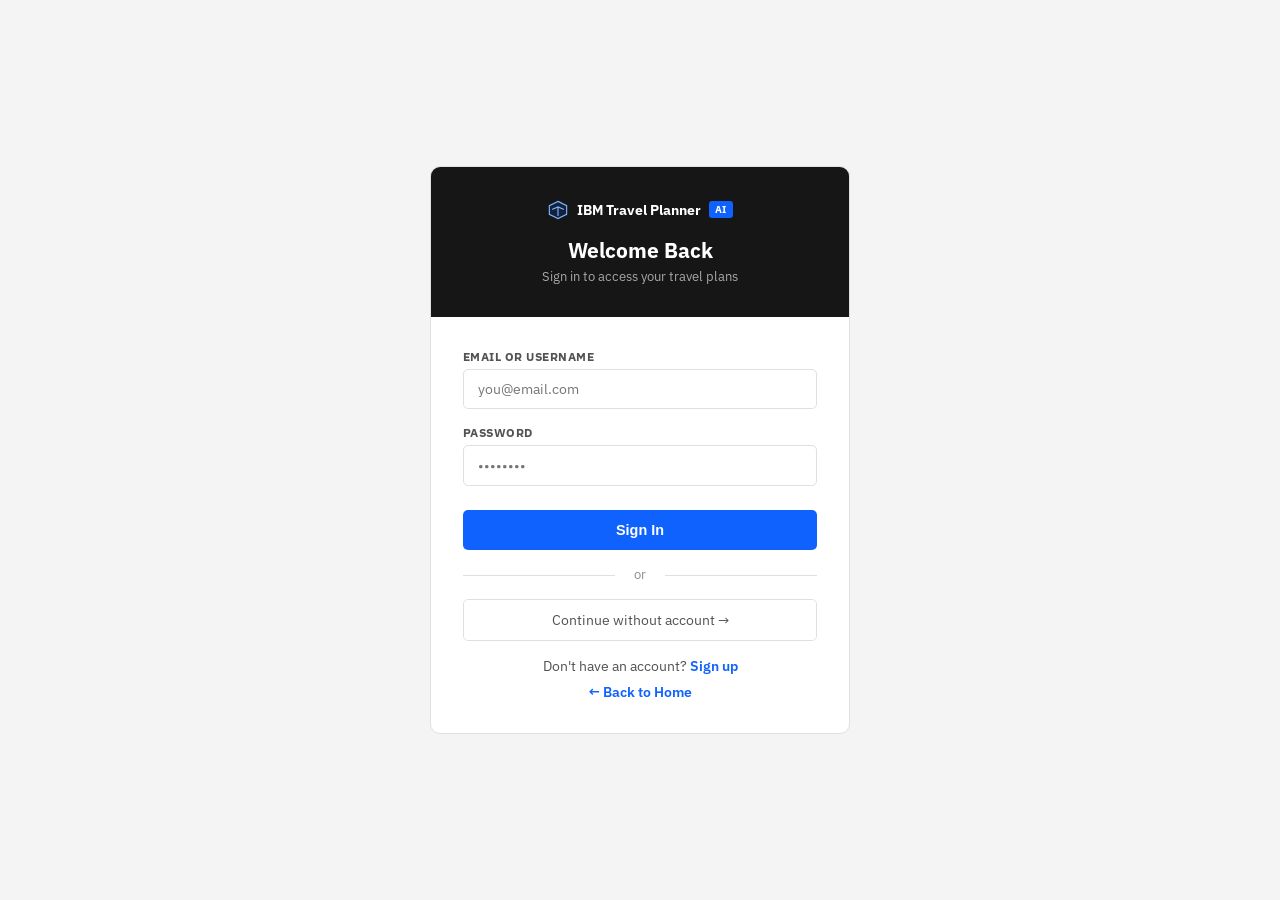
<file: templates/login.html>
<!DOCTYPE html>
<html lang="en">
<head>
  <meta charset="UTF-8"/><meta name="viewport" content="width=device-width,initial-scale=1.0"/>
  <title>Login — {{ app_name }}</title>
  <link href="https://fonts.googleapis.com/css2?family=IBM+Plex+Sans:wght@400;500;600;700&display=swap" rel="stylesheet">
  <style>
    *{box-sizing:border-box;margin:0;padding:0}
    body{font-family:'IBM Plex Sans',system-ui,sans-serif;background:#f4f4f4;min-height:100vh;display:flex;flex-direction:column;align-items:center;justify-content:center;padding:1rem;}
    .card{background:white;border:1px solid #e0e0e0;border-radius:10px;width:100%;max-width:420px;overflow:hidden;}
    .card-header{background:#161616;padding:2rem;text-align:center;}
    .card-header h1{color:white;font-size:1.3rem;font-weight:700;margin-top:0.75rem;}
    .card-header p{color:#a8a8a8;font-size:0.82rem;margin-top:4px;}
    .logo{display:inline-flex;align-items:center;gap:8px;color:white;text-decoration:none;font-weight:700;font-size:0.9rem;}
    .ibm-pill{background:#0f62fe;font-size:0.6rem;font-weight:800;padding:2px 6px;border-radius:3px;letter-spacing:.07em;}
    .card-body{padding:2rem;}
    .fg{display:flex;flex-direction:column;gap:5px;margin-bottom:1rem;}
    label{font-size:0.75rem;font-weight:700;color:#525252;text-transform:uppercase;letter-spacing:.04em;}
    input{border:1px solid #e0e0e0;border-radius:5px;padding:.65rem .85rem;font-size:.875rem;font-family:inherit;width:100%;transition:border-color .15s;}
    input:focus{outline:none;border-color:#0f62fe;box-shadow:0 0 0 3px rgba(15,98,254,.12);}
    .btn{width:100%;padding:.75rem;background:#0f62fe;color:white;border:none;border-radius:5px;font-size:.9rem;font-weight:600;cursor:pointer;transition:background .15s;margin-top:.5rem;}
    .btn:hover{background:#0043ce;}
    .btn:disabled{background:#8d8d8d;cursor:not-allowed;}
    .divider{text-align:center;color:#8d8d8d;font-size:.8rem;margin:1rem 0;position:relative;}
    .divider::before,.divider::after{content:'';position:absolute;top:50%;width:43%;height:1px;background:#e0e0e0;}
    .divider::before{left:0}.divider::after{right:0}
    .link-row{text-align:center;font-size:.85rem;color:#525252;margin-top:1rem;}
    .link-row a{color:#0f62fe;text-decoration:none;font-weight:600;}
    #msg{display:none;padding:.75rem 1rem;border-radius:5px;font-size:.85rem;margin-bottom:1rem;}
    .msg-error{background:#fff1f1;color:#a2191f;border-left:4px solid #da1e28;}
    .msg-success{background:#defbe6;color:#0e6027;border-left:4px solid #198038;}
  </style>
</head>
<body>
<div class="card">
  <div class="card-header">
    <a href="/" class="logo">
      <svg width="22" height="22" viewBox="0 0 28 28" fill="none"><path d="M14 3L25 8.5V19.5L14 25L3 19.5V8.5L14 3Z" stroke="#74b1ff" stroke-width="1.5" fill="rgba(15,98,254,0.15)"/><path d="M7 13L14 10L21 13M14 10V21" stroke="#74b1ff" stroke-width="1.5" stroke-linecap="round"/></svg>
      IBM Travel Planner <span class="ibm-pill">AI</span>
    </a>
    <h1>Welcome Back</h1>
    <p>Sign in to access your travel plans</p>
  </div>
  <div class="card-body">
    <div id="msg"></div>
    <div class="fg"><label>Email or Username</label><input id="identifier" type="text" placeholder="you@email.com" autocomplete="username"/></div>
    <div class="fg"><label>Password</label><input id="password" type="password" placeholder="••••••••" autocomplete="current-password"/></div>
    <button class="btn" id="login-btn" onclick="doLogin()">Sign In</button>
    <div class="divider">or</div>
    <a href="/app" style="display:block;text-align:center;padding:.7rem;border:1px solid #e0e0e0;border-radius:5px;color:#525252;text-decoration:none;font-size:.85rem;transition:all .15s;" onmouseover="this.style.background='#f4f4f4'" onmouseout="this.style.background='white'">
      Continue without account →
    </a>
    <div class="link-row">Don't have an account? <a href="/register">Sign up</a></div>
    <div class="link-row" style="margin-top:.5rem;"><a href="/">← Back to Home</a></div>
  </div>
</div>
<script>
async function doLogin() {
  const btn = document.getElementById('login-btn');
  const msg = document.getElementById('msg');
  const identifier = document.getElementById('identifier').value.trim();
  const password = document.getElementById('password').value;
  if (!identifier || !password) { showMsg('Please fill in all fields.', 'error'); return; }
  btn.disabled = true; btn.textContent = 'Signing in…';
  try {
    const r = await fetch('/api/auth/login', { method:'POST', headers:{'Content-Type':'application/json'}, credentials:'include', body:JSON.stringify({email:identifier, username:identifier, password}) });
    const d = await r.json();
    if (!r.ok) { showMsg(d.error || 'Login failed', 'error'); btn.disabled=false; btn.textContent='Sign In'; return; }
    showMsg('Logged in! Redirecting…', 'success');
    setTimeout(() => window.location.href = '/app', 800);
  } catch(e) { showMsg('Network error. Try again.', 'error'); btn.disabled=false; btn.textContent='Sign In'; }
}
function showMsg(text, type) {
  const el = document.getElementById('msg');
  el.textContent = text; el.className = type==='error' ? 'msg-error' : 'msg-success';
  el.style.display = 'block';
}
document.addEventListener('keydown', e => { if(e.key==='Enter') doLogin(); });
</script>
</body></html>
</file>
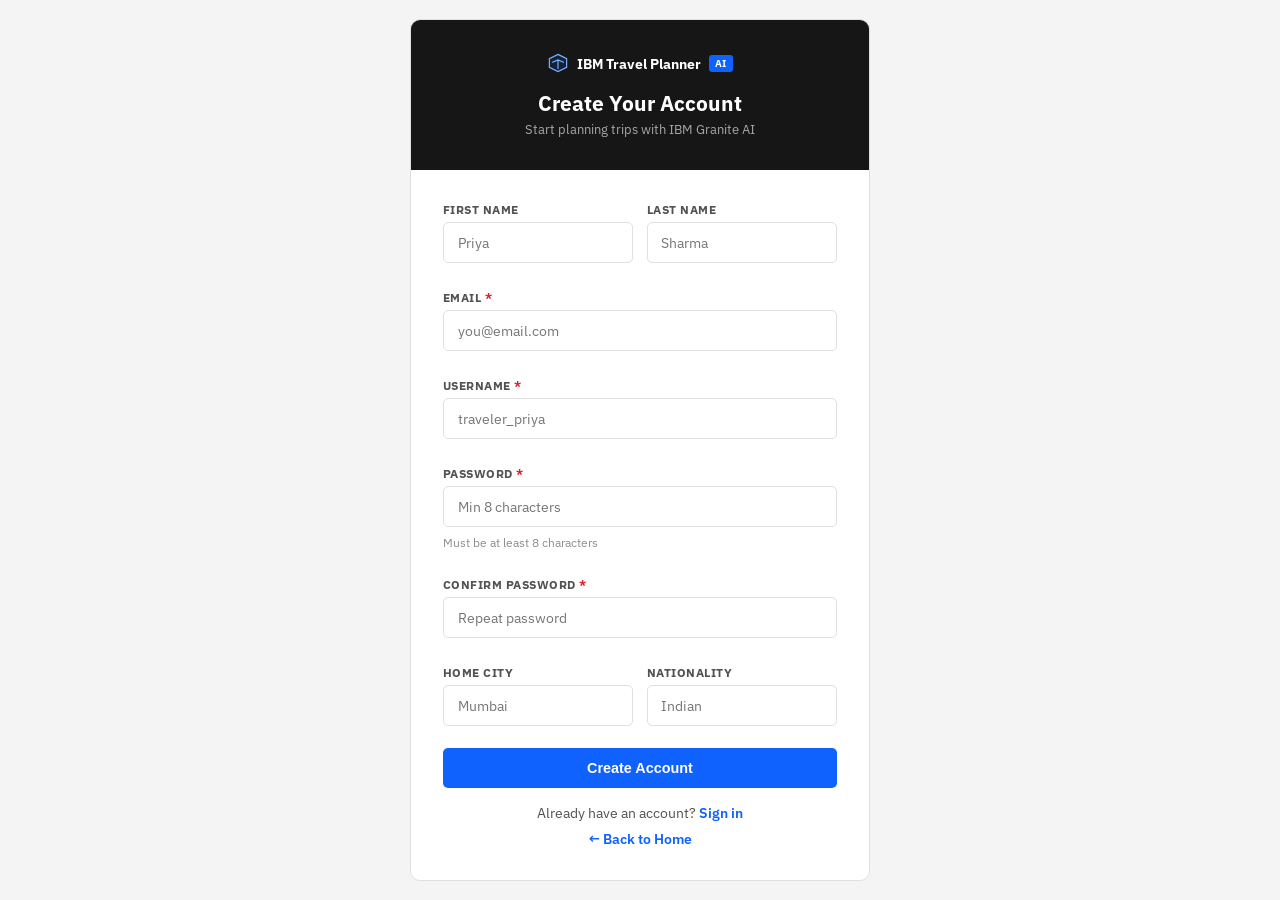
<file: templates/register.html>
<!DOCTYPE html>
<html lang="en">
<head>
  <meta charset="UTF-8"/><meta name="viewport" content="width=device-width,initial-scale=1.0"/>
  <title>Create Account — {{ app_name }}</title>
  <link href="https://fonts.googleapis.com/css2?family=IBM+Plex+Sans:wght@400;500;600;700&display=swap" rel="stylesheet">
  <style>
    *{box-sizing:border-box;margin:0;padding:0}
    body{font-family:'IBM Plex Sans',system-ui,sans-serif;background:#f4f4f4;min-height:100vh;display:flex;flex-direction:column;align-items:center;justify-content:center;padding:1rem;}
    .card{background:white;border:1px solid #e0e0e0;border-radius:10px;width:100%;max-width:460px;overflow:hidden;}
    .card-header{background:#161616;padding:2rem;text-align:center;}
    .card-header h1{color:white;font-size:1.3rem;font-weight:700;margin-top:.75rem;}
    .card-header p{color:#a8a8a8;font-size:.82rem;margin-top:4px;}
    .logo{display:inline-flex;align-items:center;gap:8px;color:white;text-decoration:none;font-weight:700;font-size:.9rem;}
    .ibm-pill{background:#0f62fe;font-size:.6rem;font-weight:800;padding:2px 6px;border-radius:3px;letter-spacing:.07em;}
    .card-body{padding:2rem;}
    .fgrid{display:grid;grid-template-columns:1fr 1fr;gap:.85rem;}
    .fg{display:flex;flex-direction:column;gap:5px;margin-bottom:.85rem;}
    .fg.full{grid-column:1/-1;}
    label{font-size:.75rem;font-weight:700;color:#525252;text-transform:uppercase;letter-spacing:.04em;}
    input,select{border:1px solid #e0e0e0;border-radius:5px;padding:.65rem .85rem;font-size:.875rem;font-family:inherit;width:100%;transition:border-color .15s;}
    input:focus,select:focus{outline:none;border-color:#0f62fe;box-shadow:0 0 0 3px rgba(15,98,254,.12);}
    .req{color:#da1e28;}
    .btn{width:100%;padding:.75rem;background:#0f62fe;color:white;border:none;border-radius:5px;font-size:.9rem;font-weight:600;cursor:pointer;transition:background .15s;margin-top:.5rem;}
    .btn:hover{background:#0043ce;}
    .btn:disabled{background:#8d8d8d;cursor:not-allowed;}
    .link-row{text-align:center;font-size:.85rem;color:#525252;margin-top:1rem;}
    .link-row a{color:#0f62fe;text-decoration:none;font-weight:600;}
    #msg{display:none;padding:.75rem 1rem;border-radius:5px;font-size:.85rem;margin-bottom:1rem;}
    .msg-error{background:#fff1f1;color:#a2191f;border-left:4px solid #da1e28;}
    .msg-success{background:#defbe6;color:#0e6027;border-left:4px solid #198038;}
    .pwd-hint{font-size:.75rem;color:#8d8d8d;margin-top:3px;}
  </style>
</head>
<body>
<div class="card">
  <div class="card-header">
    <a href="/" class="logo">
      <svg width="22" height="22" viewBox="0 0 28 28" fill="none"><path d="M14 3L25 8.5V19.5L14 25L3 19.5V8.5L14 3Z" stroke="#74b1ff" stroke-width="1.5" fill="rgba(15,98,254,0.15)"/><path d="M7 13L14 10L21 13M14 10V21" stroke="#74b1ff" stroke-width="1.5" stroke-linecap="round"/></svg>
      IBM Travel Planner <span class="ibm-pill">AI</span>
    </a>
    <h1>Create Your Account</h1>
    <p>Start planning trips with IBM Granite AI</p>
  </div>
  <div class="card-body">
    <div id="msg"></div>
    <div class="fgrid">
      <div class="fg"><label>First Name</label><input id="first_name" type="text" placeholder="Priya"/></div>
      <div class="fg"><label>Last Name</label><input id="last_name" type="text" placeholder="Sharma"/></div>
      <div class="fg full"><label>Email <span class="req">*</span></label><input id="email" type="email" placeholder="you@email.com" autocomplete="email"/></div>
      <div class="fg full"><label>Username <span class="req">*</span></label><input id="username" type="text" placeholder="traveler_priya" autocomplete="username"/></div>
      <div class="fg full">
        <label>Password <span class="req">*</span></label>
        <input id="password" type="password" placeholder="Min 8 characters" autocomplete="new-password"/>
        <span class="pwd-hint">Must be at least 8 characters</span>
      </div>
      <div class="fg full"><label>Confirm Password <span class="req">*</span></label><input id="confirm_password" type="password" placeholder="Repeat password" autocomplete="new-password"/></div>
      <div class="fg"><label>Home City</label><input id="home_city" type="text" placeholder="Mumbai"/></div>
      <div class="fg"><label>Nationality</label><input id="nationality" type="text" placeholder="Indian"/></div>
    </div>
    <button class="btn" id="reg-btn" onclick="doRegister()">Create Account</button>
    <div class="link-row">Already have an account? <a href="/login">Sign in</a></div>
    <div class="link-row" style="margin-top:.5rem;"><a href="/">← Back to Home</a></div>
  </div>
</div>
<script>
async function doRegister() {
  const btn = document.getElementById('reg-btn');
  const msg = document.getElementById('msg');
  const email = document.getElementById('email').value.trim();
  const username = document.getElementById('username').value.trim();
  const password = document.getElementById('password').value;
  const confirm = document.getElementById('confirm_password').value;
  if (!email || !username || !password) { showMsg('Email, username and password are required.', 'error'); return; }
  if (password !== confirm) { showMsg('Passwords do not match.', 'error'); return; }
  if (password.length < 8) { showMsg('Password must be at least 8 characters.', 'error'); return; }
  btn.disabled = true; btn.textContent = 'Creating account…';
  try {
    const r = await fetch('/api/auth/register', {
      method:'POST', headers:{'Content-Type':'application/json'}, credentials:'include',
      body: JSON.stringify({
        email, username, password,
        first_name: document.getElementById('first_name').value.trim(),
        last_name: document.getElementById('last_name').value.trim(),
        home_city: document.getElementById('home_city').value.trim(),
        nationality: document.getElementById('nationality').value.trim(),
      })
    });
    const d = await r.json();
    if (!r.ok) { showMsg(d.error || 'Registration failed', 'error'); btn.disabled=false; btn.textContent='Create Account'; return; }
    showMsg('Account created! Redirecting…', 'success');
    setTimeout(() => window.location.href = '/app', 1000);
  } catch(e) { showMsg('Network error. Try again.', 'error'); btn.disabled=false; btn.textContent='Create Account'; }
}
function showMsg(text, type) {
  const el = document.getElementById('msg');
  el.textContent = text; el.className = type==='error'?'msg-error':'msg-success';
  el.style.display='block';
}
</script>
</body></html>
</file>
